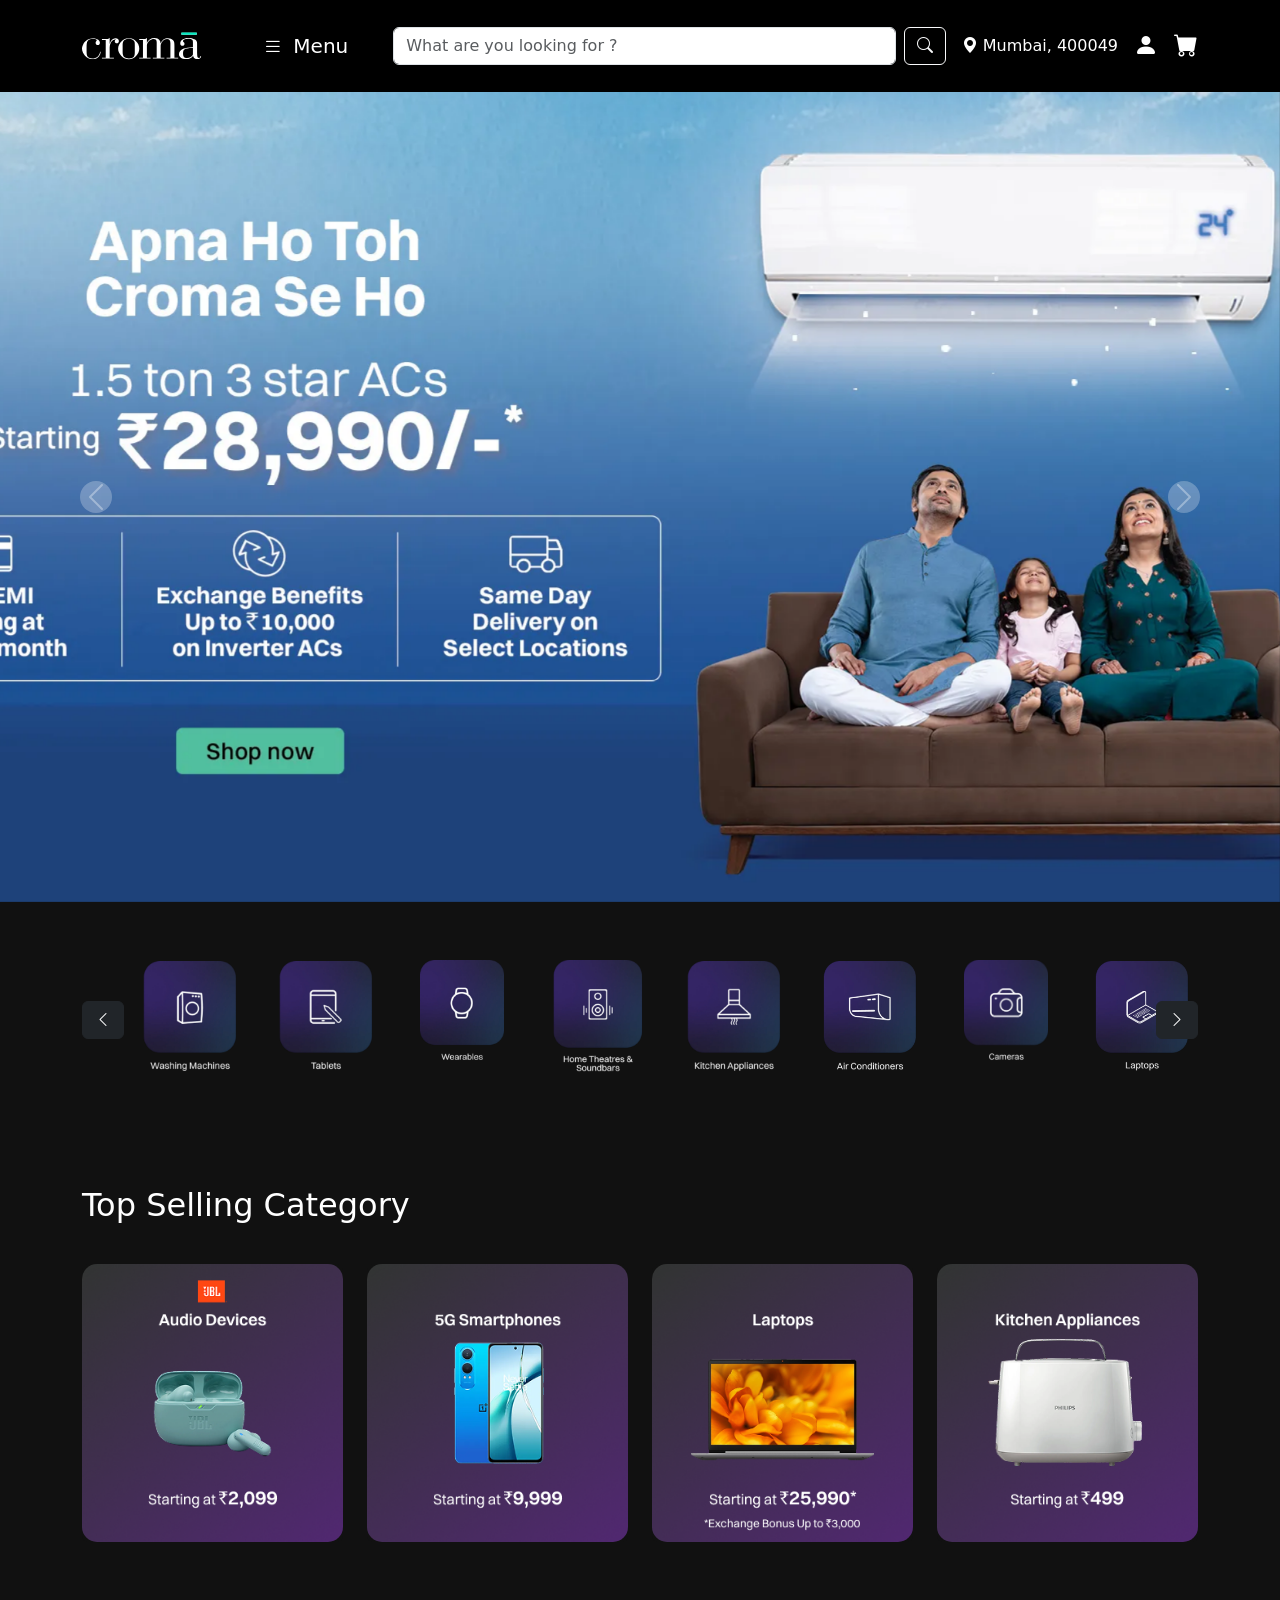
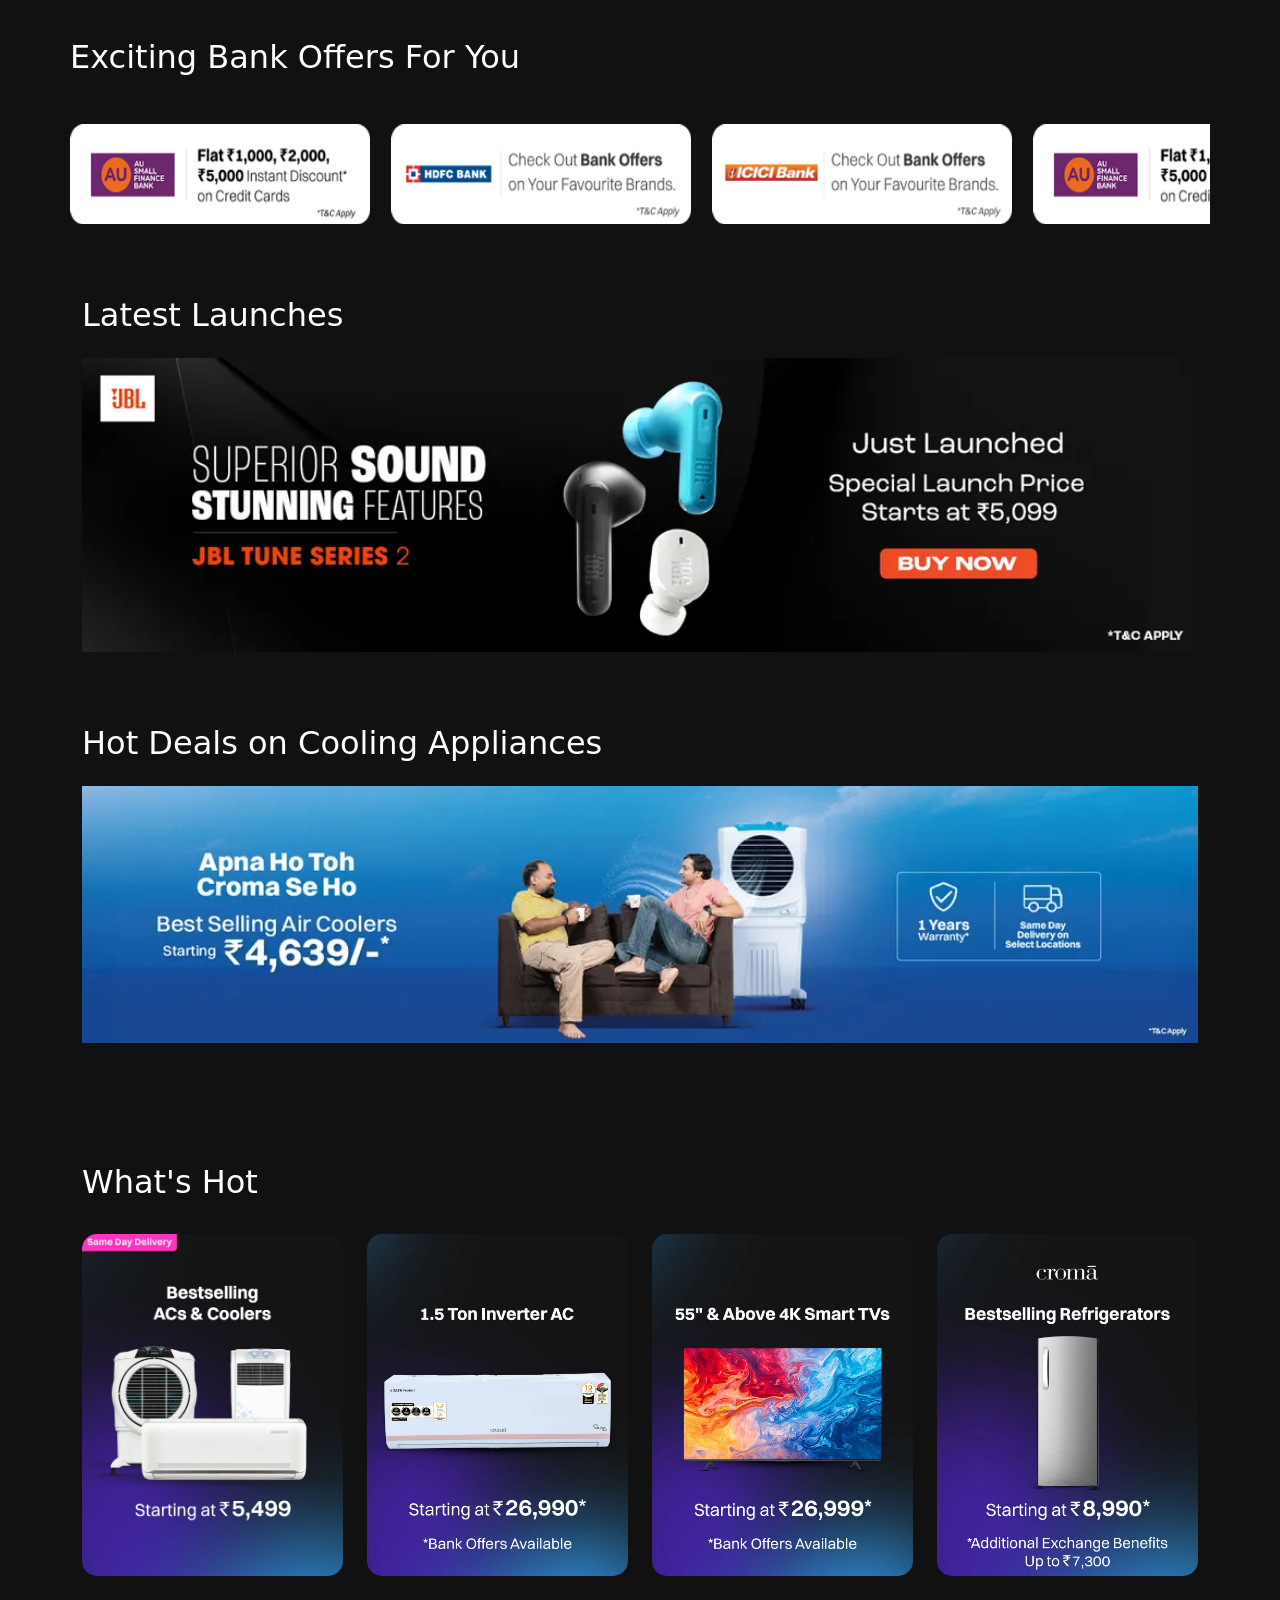
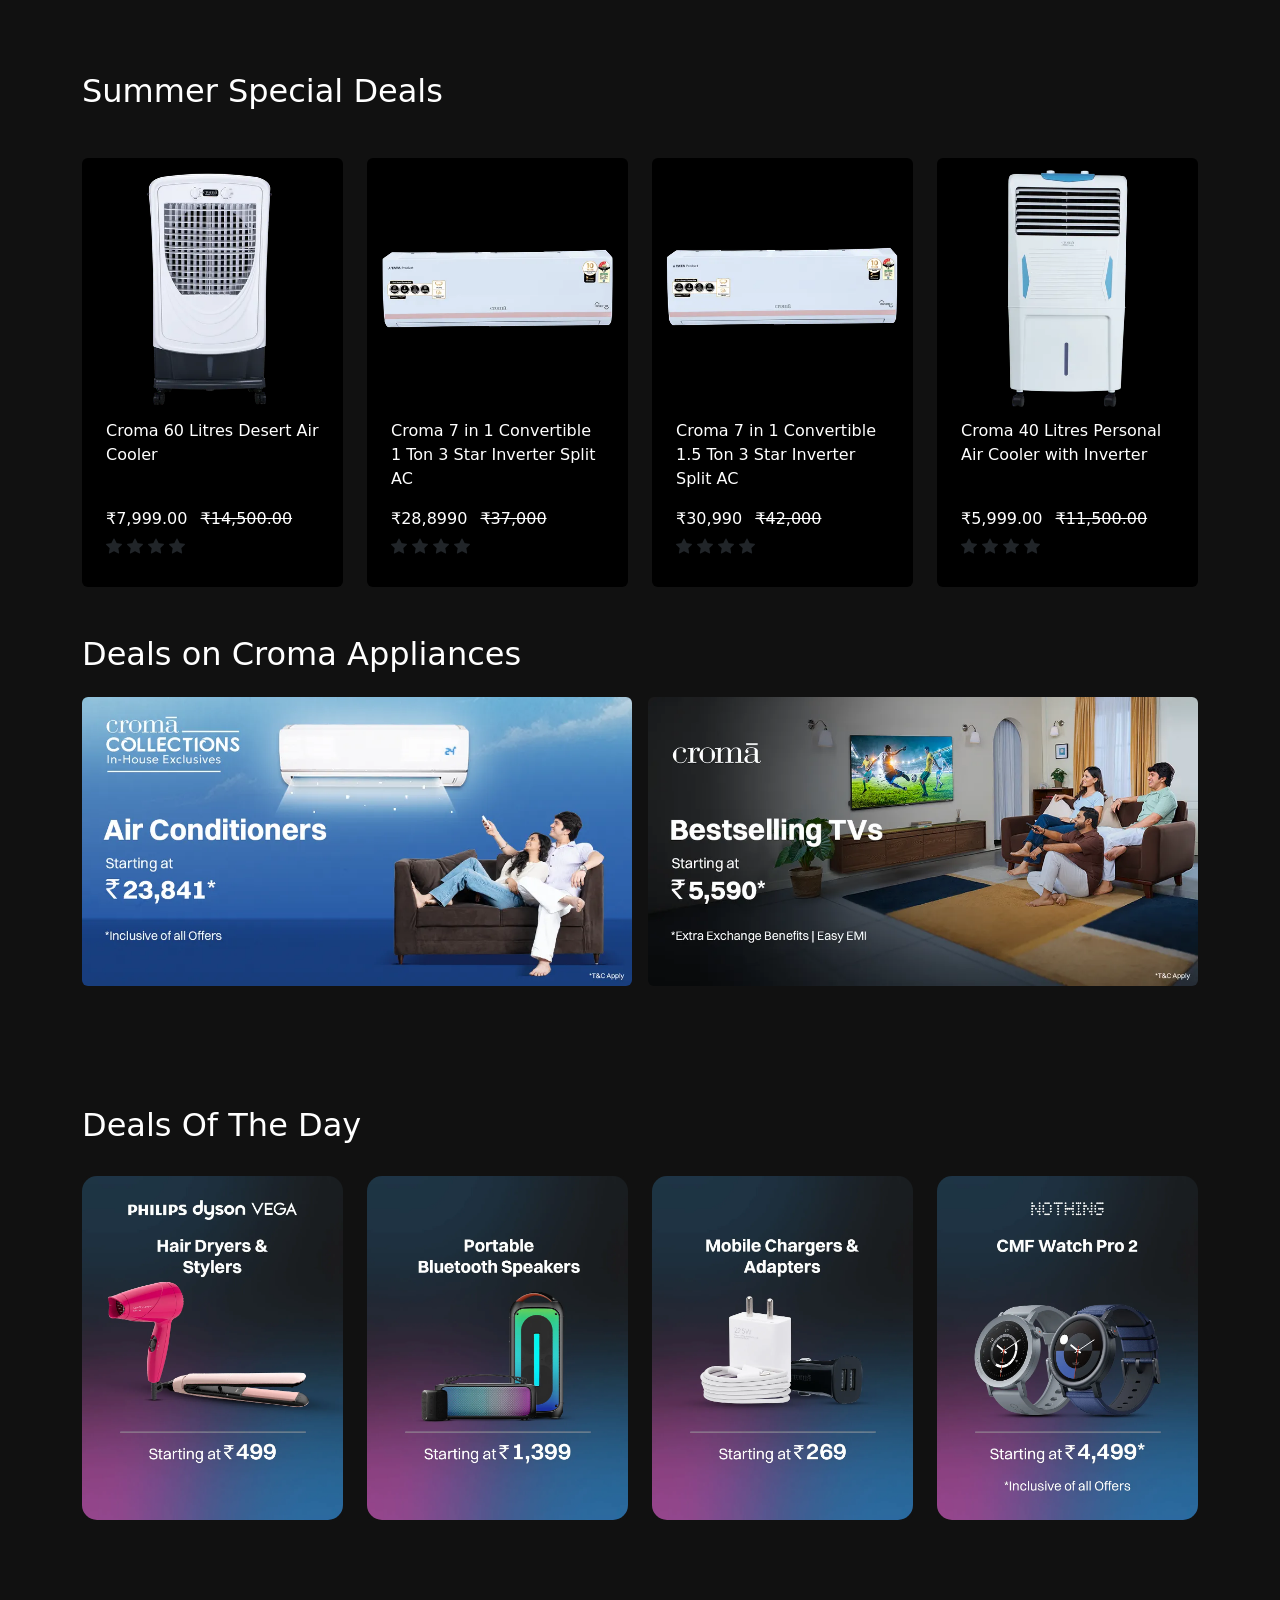
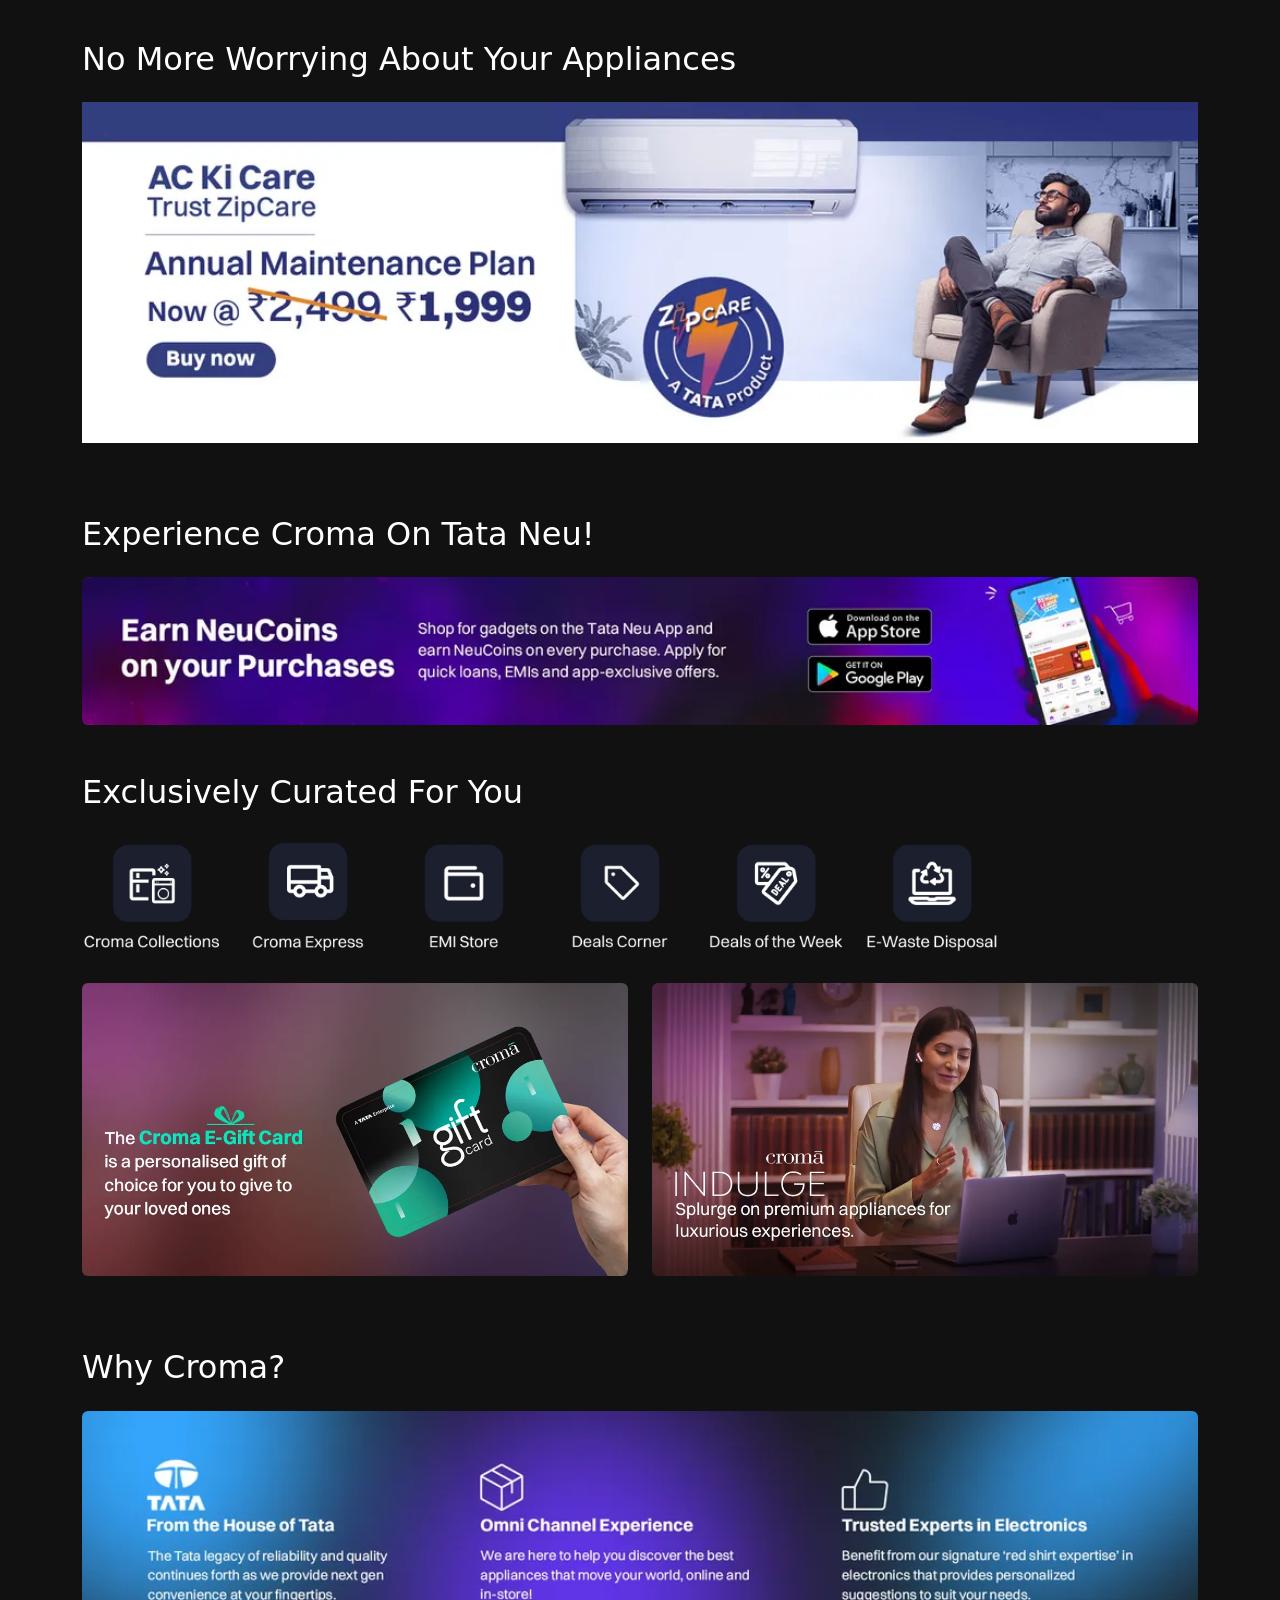
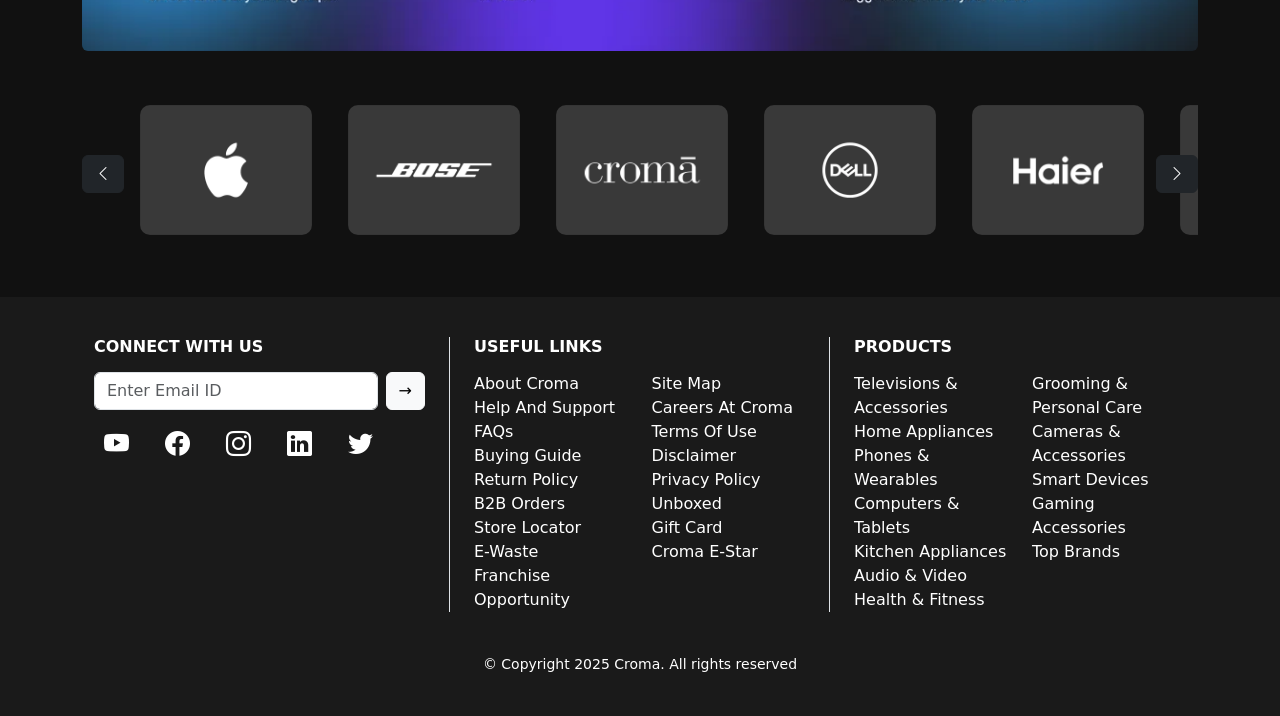
<file: index.html>
<!DOCTYPE html>
<html lang="en">
<head>
  <meta charset="UTF-8">
  <meta name="viewport" content="width=device-width, initial-scale=1">
  <title>Croma</title>
  <link rel="stylesheet" href="./css/style.css">
  <!-- Bootstrap CSS -->
  <link href="https://cdn.jsdelivr.net/npm/bootstrap@5.3.3/dist/css/bootstrap.min.css" rel="stylesheet">
  <link href="https://cdn.jsdelivr.net/npm/bootstrap-icons@1.11.3/font/bootstrap-icons.css" rel="stylesheet">
</head>
<body>

<!-- Navbar -->
<nav class="navbar navbar-expand-lg navbar-dark bg-black py-3 sticky-top">
  <div class="container">
    <a class="navbar-brand fw-bold fs-3 me-5" href="#"><img src="./img/Croma_Logo_acrkvn.svg" alt="Croma Logo"></a>

    <button class="navbar-toggler" type="button" data-bs-toggle="collapse" data-bs-target="#navbarNav">
      <span class="navbar-toggler-icon"></span>
    </button>

    <div class="collapse navbar-collapse justify-content-center" id="navbarNav">
      <div class="d-flex align-items-center w-100">
        <div class="dropdown-center">
          <button class="btn text-white me-3 fs-5" data-bs-toggle="dropdown" type="button">
            <i class="bi bi-list me-1"></i>
            Menu
          </button>
          <ul class="dropdown-menu mt-3 p-0">
            <div class="sidebar text-white">
              <div class="section-title">Menu</div>
            
              <div class="menu-item"><i class="bi bi-award"></i> Exclusive At Croma</div>
              <div class="menu-item"><i class="bi bi-stars"></i> Top Brands</div>
              <div class="menu-item"><i class="bi bi-geo-alt"></i> Croma Store Locator</div>
              <div class="menu-item"><i class="bi bi-gift"></i> Gift Card</div>
            
              <div class="section-title">Shop by Category</div>
            
              <div class="shop-category">
                <div class="menu-item">
                  Televisions & Accessories <i class="bi bi-chevron-right float-end"></i>
                  <div class="submenu">
                    <h4>Televisions & Accessories</h4>
                    <div class="submenu-item">LED TV</div>
                    <div class="submenu-item">TV Accessories</div>
                    <div class="submenu-item">Projector</div>
                  </div>
                </div>
                <div class="menu-item">
                  Home Appliances <i class="bi bi-chevron-right float-end"></i>
                  <div class="submenu">
                    <h4>Home Appliances</h4>
                    <div class="submenu-item">LED TV</div>
                    <div class="submenu-item">Washing Machine</div>
                    <div class="submenu-item">Air Conditioner</div>
                    <div class="submenu-item">Fans</div>
                    <div class="submenu-item">Geyser</div>
                    <div class="submenu-item">Vaccum Cleaner</div>
                    <div class="submenu-item">Lighting Product</div>
                    <div class="submenu-item">Electrical Equipment</div>
                  </div>
                </div>
                <div class="menu-item">
                  Phones & Wearables <i class="bi bi-chevron-right float-end"></i>
                  <div class="submenu">
                    <h4>Phones & Wearables</h4>
                    <div class="submenu-item">Mobile Phones</div>
                    <div class="submenu-item">Wearable</div>
                    <div class="submenu-item">Headphones and Earphones</div>
                    <div class="submenu-item">Mobile Accessories</div>
                    <div class="submenu-item">Screen Protectors</div>
                  </div>
                </div>
                <div class="menu-item">
                  Computer & Tablets <i class="bi bi-chevron-right float-end"></i>
                  <div class="submenu">
                    <h4>Computer & Tablets</h4>
                    <div class="submenu-item">Laptops</div>
                    <div class="submenu-item">Monitor</div>
                    <div class="submenu-item">Computer Audio</div>
                    <div class="submenu-item">Printer</div>
                    <div class="submenu-item">Storage Device</div>
                    <div class="submenu-item">Computer Software</div>
                    <div class="submenu-item">Tablet & iPad Accessories</div>
                  </div>
                </div>
                <div class="menu-item">
                  Audio & Video <i class="bi bi-chevron-right float-end"></i>
                  <div class="submenu">
                    <h4>Audio & Video</h4>
                    <div class="submenu-item">Headphones & Earphones</div>
                    <div class="submenu-item">Speaker & Media Player</div>
                    <div class="submenu-item">Home theatres & Sound Bars</div>
                    <div class="submenu-item">Home Audio System</div>
                    <div class="submenu-item">Projector</div>
                  </div>
                </div>
                <div class="menu-item">
                  Health & Fitness <i class="bi bi-chevron-right float-end"></i>
                  <div class="submenu">
                    <h4>Health & Fitness</h4>
                    <div class="submenu-item">Health Care Products</div>
                    <div class="submenu-item">Baby Care Productss</div>
                    <div class="submenu-item">Elderly Care Products</div>
                    <div class="submenu-item">Fitness Equipment</div>
                  </div>
                </div>
              </div>
            </div>
          </ul>
        </div>

        <form class="d-flex flex-grow-1 mx-3" role="search">
          <input class="form-control me-2 search-input" type="search" placeholder="What are you looking for ?" aria-label="Search">
          <button class="btn btn-outline-light" type="submit"><i class="bi bi-search"></i></button>
        </form>

        <div class="d-flex align-items-center">
          <span class="text-white me-3"><i class="bi bi-geo-alt-fill"></i> Mumbai, 400049</span>
          <i class="bi bi-person-fill text-white fs-4 me-3"></i>
          <i class="bi bi-cart-fill text-white fs-4"></i>
        </div>
      </div>
    </div>
  </div>
</nav>


<!-- Main Carousel -->
<div id="mainCarousel" class="carousel slide carousel-fade" data-bs-ride="carousel">
  <div class="carousel-inner">
    <div class="carousel-item active">
      <img src="./img/img-1.webp" class="d-block w-100" alt="Slide 1">
    </div>
    <div class="carousel-item">
      <img src="./img/img-2.webp" class="d-block w-100" alt="Slide 2">
    </div>
    <div class="carousel-item">
      <img src="./img/img-3.webp" class="d-block w-100" alt="Slide 3">
    </div>
  </div>

  <button class="carousel-control-prev" type="button" data-bs-target="#mainCarousel" data-bs-slide="prev">
    <span class="carousel-control-prev-icon" aria-hidden="true"></span>
    <span class="visually-hidden">Previous</span>
  </button>
  <button class="carousel-control-next" type="button" data-bs-target="#mainCarousel" data-bs-slide="next">
    <span class="carousel-control-next-icon" aria-hidden="true"></span>
    <span class="visually-hidden">Next</span>
  </button>
</div>

<!-- CATEGORY CAROUSEL -->
<div class="container my-5">
  <div class="position-relative">
    <!-- Left Navigation Button -->
    <button class="btn btn-dark position-absolute top-50 start-0 translate-middle-y z-1" id="prevBtn">
      <i class="bi bi-chevron-left"></i>
    </button>

    <!-- Scrollable Category Cards -->
    <div class="d-flex overflow-auto flex-nowrap gap-3 px-5" id="categoryScroll">
      <div class="category-card text-center active">
        <img src="./img/washing-machine.webp" class="category-icon mb-2" alt="Washing machine">
      </div>
      <div class="category-card text-center">
        <img src="./img/tablet.webp" class="category-icon mb-2" alt="Tablet">
      </div>
      <div class="category-card text-center">
        <img src="./img/watch.webp" class="category-icon mb-2" alt="Watch">
      </div>
      <div class="category-card text-center">
        <img src="./img/theatre.webp" class="category-icon mb-2" alt="Speaker">
      </div>
      <div class="category-card text-center">
        <img src="./img/kitchen.webp" class="category-icon mb-2" alt="Kitchen">
      </div>
      <div class="category-card text-center">
        <img src="./img/AC.webp" class="category-icon mb-2" alt="AC">
      </div>
      <div class="category-card text-center">
        <img src="./img/Camera.webp" class="category-icon mb-2" alt="Camera">
      </div>
      <div class="category-card text-center">
        <img src="./img/laptop.webp" class="category-icon mb-2" alt="laptop">
      </div>
      <div class="category-card text-center">
        <img src="./img/Cooler.webp" class="category-icon mb-2" alt="Cooler">
      </div>
      <div class="category-card text-center">
        <img src="./img/Fan.webp" class="category-icon mb-2" alt="Fan">
      </div>
      <div class="category-card text-center">
        <img src="./img/Tv.webp" class="category-icon mb-2" alt="TV">
      </div>
    </div>

    <!-- Right Navigation Button -->
    <button class="btn btn-dark position-absolute top-50 end-0 translate-middle-y z-1" id="nextBtn">
      <i class="bi bi-chevron-right"></i>
    </button>
  </div>
</div>

<!-- Selling Category -->
<div class="container py-5 mb-5">
  <h2 class="text-white mb-3">Top Selling Category</h2>
  
  <div class="row g-4 mt-3">

    <!-- Audio Devices -->
    <div class="col-md-6 col-lg-3">
      <div class="card top-selling-card">
        <img src="./img/Audio-1.png" alt="Audio Devices" class="top-selling-img">
      </div>
    </div>

    <!-- 5G Smartphones -->
    <div class="col-md-6 col-lg-3">
      <div class="card top-selling-card">
        <img src="./img/Audio-2.png" alt="5G Smartphones" class="top-selling-img">
      </div>
    </div>

    <!-- Laptops -->
    <div class="col-md-6 col-lg-3">
      <div class="card top-selling-card">
        <img src="./img/Audio-3.png" alt="Laptops" class="top-selling-img">
      </div>
    </div>

    <!-- Kitchen Appliances -->
    <div class="col-md-6 col-lg-3">
      <div class="card top-selling-card">
        <img src="./img/Audio-4.png" alt="Kitchen Appliances" class="top-selling-img">
      </div>
    </div>
  </div>
</div>

<!-- INFINITE SLIDER -->

<div class="container p-0 mb-5">
  <div class="row">
   <div class="col-md-12">
 
     <div class="marquee-container">
       <div class="marquee-text  text-white  mb-5">
         <h2>Exciting Bank Offers For You</h2>
       </div>
       <img src="./img/I-img1.webp" class="marquee-img me-3" alt="AU bank">
       <img src="./img/I-img-2.webp" class="marquee-img me-3" alt="HDFC bank">
       <img src="./img/I-img3.webp" class="marquee-img me-3" alt="ICICI bank">
       <img src="./img/I-img1.webp" class="marquee-img me-3" alt="AU bank">
     </div>
   </div>
  </div>
 </div>

 <!-- LAUNCH -->
 <div class="container justify-content-center mb-5">
  <div class="row">
    <div class="col-lg-12">
      <h2 class="text-white mt-4">
        Latest Launches
      </h2>
    </div>
    <div class="col-md-12 mt-3">
      <img src="./img/launch.webp" alt="" class="img-fluid mx-auto d-block w-100" srcset="">
    </div>
  </div>
</div>

<!-- DEAL -->
<div class="container justify-content-center mb-5">
  <div class="row">
    <div class="col-lg-12">
      <h2 class="text-white mt-4">
        Hot Deals on Cooling Appliances
      </h2>
    </div>
    <div class="col-md-12 mt-3">
      <img src="./img/Deal.webp" alt="" class="img-fluid mx-auto d-block w-100" srcset="">
    </div>
  </div>
</div>

<!-- WHAT HOT -->
<div class="container py-5 mb-5">
  <h2 class="text-white mt-4 mb-2">What's Hot</h2>
  
  <div class="row g-4 mt-2">
    
    <div class="col-md-6 col-lg-3">
      <div class="card top-selling-card">
        <img src="./img/Hot-img1.jpg" alt="AC & Cooler" class="top-selling-img">
      </div>
    </div>

   
    <div class="col-md-6 col-lg-3">
      <div class="card top-selling-card">
        <img src="./img/hot-img2.webp" alt="AC" class="top-selling-img">
      </div>
    </div>

    
    <div class="col-md-6 col-lg-3">
      <div class="card top-selling-card">
        <img src="./img/hot-img3.webp" alt="TV" class="top-selling-img">
      </div>
    </div>

    <div class="col-md-6 col-lg-3">
      <div class="card top-selling-card">
        <img src="./img/hot-img-4.webp" alt="Refrigerator" class="top-selling-img">
      </div>
    </div>
  </div>
</div>

<!-- SUMMER SPECIAL DEAL -->
<div class="container mb-5">
  <h2 class="text-white mb-5">Summer Special Deals</h2>
  <div class="row g-4">
    <div class="col-md-3">
      <div class="card custom-card bg-black p-2 h-100">
        <img
          src="./img/summer-img1.webp"
          class="card-img-top"
          alt="Cooler"
        />
        <div class="card-body d-flex flex-column justify-content-between px-3 py-0 mt-2">
          <p class="card-text text-white">
            Croma 60 Litres Desert Air Cooler
          </p>
          <div>
            <span class="me-2 text-white">₹7,999.00</span>
            <span class="text-white text-decoration-line-through">₹14,500.00</span>
          </div>
        </div>
        <div class="rating mb-3 px-3 py-1">
          <i class="bi bi-star-fill"></i>
          <i class="bi bi-star-fill"></i>
          <i class="bi bi-star-fill"></i>
          <i class="bi bi-star-fill"></i>
        </div>
      </div>
    </div>

    <!-- card-2 -->
    <div class="col-md-3">
      <div class="card custom-card bg-black p-2 h-100">
        <img
          src="./img/summer-img2.webp"
          class="card-img-top"
          alt=""
        />
        <div class="card-body d-flex flex-column justify-content-between px-3 py-0 mt-2">
          <p class="card-text text-white">
            Croma 7 in 1 Convertible 1 Ton 3 Star Inverter Split AC
          </p>
          <div>
            <span class="me-2 text-white">₹28,8990</span>
            <span class="text-white text-decoration-line-through">₹37,000</span>
          </div>
        </div>
        <div class="rating mb-3 px-3 py-1">
          <i class="bi bi-star-fill"></i>
          <i class="bi bi-star-fill"></i>
          <i class="bi bi-star-fill"></i>
          <i class="bi bi-star-fill"></i>
        </div>
      </div>
    </div>

    <!-- card-3 -->
    <div class="col-md-3">
      <div class="card custom-card bg-black p-2 h-100">
        <img
          src="./img/summer-img3.webp"
          class="card-img-top"
          alt="AC"
        />
        <div class="card-body d-flex flex-column justify-content-between px-3 py-0 mt-2">
          <p class="card-text text-white">
            Croma 7 in 1 Convertible 1.5 Ton 3 Star Inverter Split AC
          </p>
          <div>
            <span class="me-2 text-white">₹30,990</span>
            <span class="text-white text-decoration-line-through">₹42,000</span>
          </div>
        </div>
        <div class="rating mb-3 px-3 py-1">
          <i class="bi bi-star-fill"></i>
          <i class="bi bi-star-fill"></i>
          <i class="bi bi-star-fill"></i>
          <i class="bi bi-star-fill"></i>
        </div>
      </div>
    </div>

    <!-- card-4 -->
    <div class="col-md-3">
      <div class="card custom-card bg-black p-2 h-100">
        <img
          src="./img/summer-img4.webp"
          class="card-img-top"
          alt="Cooler"
        />
        <div class="card-body d-flex flex-column justify-content-between px-3 py-0 mt-2">
          <p class="card-text text-white">
            Croma 40 Litres Personal Air Cooler with Inverter
          </p>
          <div>
            <span class="me-2 text-white">₹5,999.00</span>
            <span class="text-white text-decoration-line-through">₹11,500.00</span>
          </div>
        </div>
        <div class="rating mb-3 px-3 py-1">
          <i class="bi bi-star-fill"></i>
          <i class="bi bi-star-fill"></i>
          <i class="bi bi-star-fill"></i>
          <i class="bi bi-star-fill"></i>
        </div>
      </div>
    </div>
  </div>
</div>

<!-- DEAL ON CROMA APPLIANCE -->
 <div class="container mb-5">
  <h2 class="text-white mt-4 mb-2">Deals on Croma Appliances</h2>
  <div class="row g-3 mt-2">
    <div class="col-md-6">
      <div class="card">
        <img src="./img/deal-croma-img1.webp" alt="">
      </div>
    </div>
    <div class="col-md-6">
      <div class="card">
        <img src="./img/deal-croma-img2.webp" alt="">
      </div>
    </div>
  </div>
 </div>

 <!-- DEALS OF THE DAY -->
 <div class="container py-5 mb-5">
  <h2 class="text-white mt-4 mb-2">Deals Of The Day</h2>
  
  <div class="row g-4 mt-2">
    
    <div class="col-md-6 col-lg-3">
      <div class="card top-selling-card">
        <img src="./img/deal-of-day-1.webp" alt="dryer" class="top-selling-img">
      </div>
    </div>

   
    <div class="col-md-6 col-lg-3">
      <div class="card top-selling-card">
        <img src="./img/deal-of-day-2.webp" alt="speaker" class="top-selling-img">
      </div>
    </div>

    
    <div class="col-md-6 col-lg-3">
      <div class="card top-selling-card">
        <img src="./img/deal-of-day-3.webp" alt="adapter" class="top-selling-img">
      </div>
    </div>

    <div class="col-md-6 col-lg-3">
      <div class="card top-selling-card">
        <img src="./img/deal-of-day-4.webp" alt="watch" class="top-selling-img">
      </div>
    </div>
  </div>
</div>

<!-- WORRY -->
<div class="container justify-content-center mb-5">
  <div class="row">
    <div class="col-lg-12">
      <h2 class="text-white mt-4">
        No More Worrying About Your Appliances
      </h2>
    </div>
    <div class="col-md-12 mt-3">
      <img src="./img/worry-banner.webp" alt="Worry-banner" class="img-fluid mx-auto d-block w-100" srcset="">
    </div>
  </div>
</div>

<!-- TATA NEU -->
<div class="container justify-content-center mb-5">
  <div class="row">
    <div class="col-lg-12">
      <h2 class="text-white mt-4">
        Experience Croma On Tata Neu!
      </h2>
    </div>
    <div class="col-md-12 mt-3">
      <img src="./img/tata-neu.webp" alt="" class="img-fluid mx-auto d-block w-100 rounded" srcset="">
    </div>
  </div>
</div>

<!-- EXCLUSIVE -->
 <div class="container mb-5">
  <h2 class="text-white">Exclusively Curated For You</h2>
  <div class="col-md-12">
    <div class="d-flex gap-3 mt-3 mb-3">
      <div class="exl-box">
        <img src="./img/exl-img-1.webp" alt="">
      </div>
      <div class="exl-box">
        <img src="./img/exl-img-2.webp" alt="">
      </div>
      <div class="exl-box">
        <img src="./img/exl-img-3.webp" alt="">
      </div>
      <div class="exl-box">
        <img src="./img/exl-img-4.webp" alt="">
      </div>
      <div class="exl-box">
        <img src="./img/exl-img-5.webp" alt="">
      </div>
      <div class="exl-box">
        <img src="./img/exl-img-6.webp" alt="">
      </div>
    </div>
  </div>
  <div class="col-md-12">
    <div class="row">
      <div class="col-md-6">
        <div class="exl-banner">
          <img src="./img/exl-banner-1.webp" alt="exl-banner-1" class="d-block w-100 rounded">
        </div>
      </div>
      <div class="col-md-6">
        <div class="exl-banner">
          <img src="./img/exl-banner-2.webp" alt="exl-banner-2" class="d-block w-100 rounded">
        </div>
      </div>
    </div>
  </div>
 </div>

<!-- WHY CROMA -->
<div class="container justify-content-center mb-5">
  <div class="row">
    <div class="col-lg-12">
      <h2 class="text-white mt-4">
        Why Croma?
      </h2>
    </div>
    <div class="col-md-12 mt-3">
      <img src="./img/why-croma.webp" alt="" class="img-fluid mx-auto d-block w-100 rounded" srcset="">
    </div>
  </div>
</div>

<!-- BRAND CAROUSEL -->
<div class="container my-5">
  <div class="position-relative">
    <!-- Left Navigation Button -->
    <button class="btn btn-dark position-absolute top-50 start-0 translate-middle-y z-1" id="prevButton">
      <i class="bi bi-chevron-left"></i>
    </button>

    <!-- Scrollable Category Cards -->
    <div class="d-flex overflow-auto flex-nowrap gap-3 px-5" id="companyScroll">
      <div class="brand-card text-center active">
        <img src="./img/logo-1.webp" class="brand-icon mb-2">
      </div>
      <div class="brand-card text-center">
        <img src="./img/logo-2.webp" class="brand-icon mb-2">
      </div>
      <div class="brand-card text-center">
        <img src="./img/logo-3.webp" class="brand-icon mb-2" >
      </div>
      <div class="brand-card text-center">
        <img src="./img/logo-4.webp" class="brand-icon mb-2" >
      </div>
      <div class="brand-card text-center">
        <img src="./img/logo-5.webp" class="brand-icon mb-2" >
      </div>
      <div class="brand-card text-center">
        <img src="./img/logo-6.webp" class="brand-icon mb-2">
      </div>
      <div class="brand-card text-center">
        <img src="./img/logo-7.webp" class="brand-icon mb-2" >
      </div>
      <div class="brand-card text-center">
        <img src="./img/logo-8.webp" class="brand-icon mb-2" >
      </div>
      <div class="brand-card text-center">
        <img src="./img/logo-9.webp" class=brand-icon mb-2" >
      </div>
      <div class="brand-card text-center">
        <img src="./img/logo-10.webp" class="brand-icon mb-2" >
      </div>
      <div class="brand-card text-center">
        <img src="./img/logo-11.webp" class="brand-icon mb-2" >
      </div>
    </div>

    <!-- Right Navigation Button -->
    <button class="btn btn-dark position-absolute top-50 end-0 translate-middle-y z-1" id="nextButton">
      <i class="bi bi-chevron-right"></i>
    </button>
  </div>
</div>


<!-- FOOTER -->
<footer class="footer text-white">
  <div class="container">
    <div class="row mb-4">
      <div class="col-md-4 border-end px-4">
        <h6>CONNECT WITH US</h6>
        <form class="d-flex mb-3">
          <input type="email" class="form-control me-2" placeholder="Enter Email ID">
          <button class="btn btn-light" type="submit">→</button>
        </form>
        <div class="social-icons d-flex gap-3">
          <a href="#"><i class="bi bi-youtube"></i></a>
          <a href="#"><i class="bi bi-facebook"></i></a>
          <a href="#"><i class="bi bi-instagram"></i></a>
          <a href="#"><i class="bi bi-linkedin"></i></a>
          <a href="#"><i class="bi bi-twitter"></i></a>
        </div>
      </div>
      <div class="col-md-4 border-end px-4">
        <h6>USEFUL LINKS</h6>
        <div class="row">
          <div class="col-6">
            <a href="#">About Croma</a><br>
            <a href="#">Help And Support</a><br>
            <a href="#">FAQs</a><br>
            <a href="#">Buying Guide</a><br>
            <a href="#">Return Policy</a><br>
            <a href="#">B2B Orders</a><br>
            <a href="#">Store Locator</a><br>
            <a href="#">E-Waste</a><br>
            <a href="#">Franchise Opportunity</a><br>
          </div>
          <div class="col-6">
            <a href="#">Site Map</a><br>
            <a href="#">Careers At Croma</a><br>
            <a href="#">Terms Of Use</a><br>
            <a href="#">Disclaimer</a><br>
            <a href="#">Privacy Policy</a><br>
            <a href="#">Unboxed</a><br>
            <a href="#">Gift Card</a><br>
            <a href="#">Croma E-Star</a><br>
          </div>
        </div>
      </div>
      <div class="col-md-4 px-4">
        <h6>PRODUCTS</h6>
        <div class="row">
          <div class="col-6">
            <a href="#">Televisions & Accessories</a><br>
            <a href="#">Home Appliances</a><br>
            <a href="#">Phones & Wearables</a><br>
            <a href="#">Computers & Tablets</a><br>
            <a href="#">Kitchen Appliances</a><br>
            <a href="#">Audio & Video</a><br>
            <a href="#">Health & Fitness</a><br>
          </div>
          <div class="col-6">
            <a href="#">Grooming & Personal Care</a><br>
            <a href="#">Cameras & Accessories</a><br>
            <a href="#">Smart Devices</a><br>
            <a href="#">Gaming</a><br>
            <a href="#">Accessories</a><br>
            <a href="#">Top Brands</a><br>
          </div>
        </div>
      </div>
    </div>
    <div class="text-center pt-3">
      <small>© Copyright 2025 Croma. All rights reserved</small>
    </div>
  </div>
</footer>


<!-- Bootstrap JS -->
<script src="https://cdn.jsdelivr.net/npm/bootstrap@5.3.3/dist/js/bootstrap.bundle.min.js"></script>
<script src="./js/script.js"></script>
</body>
</html>
</file>
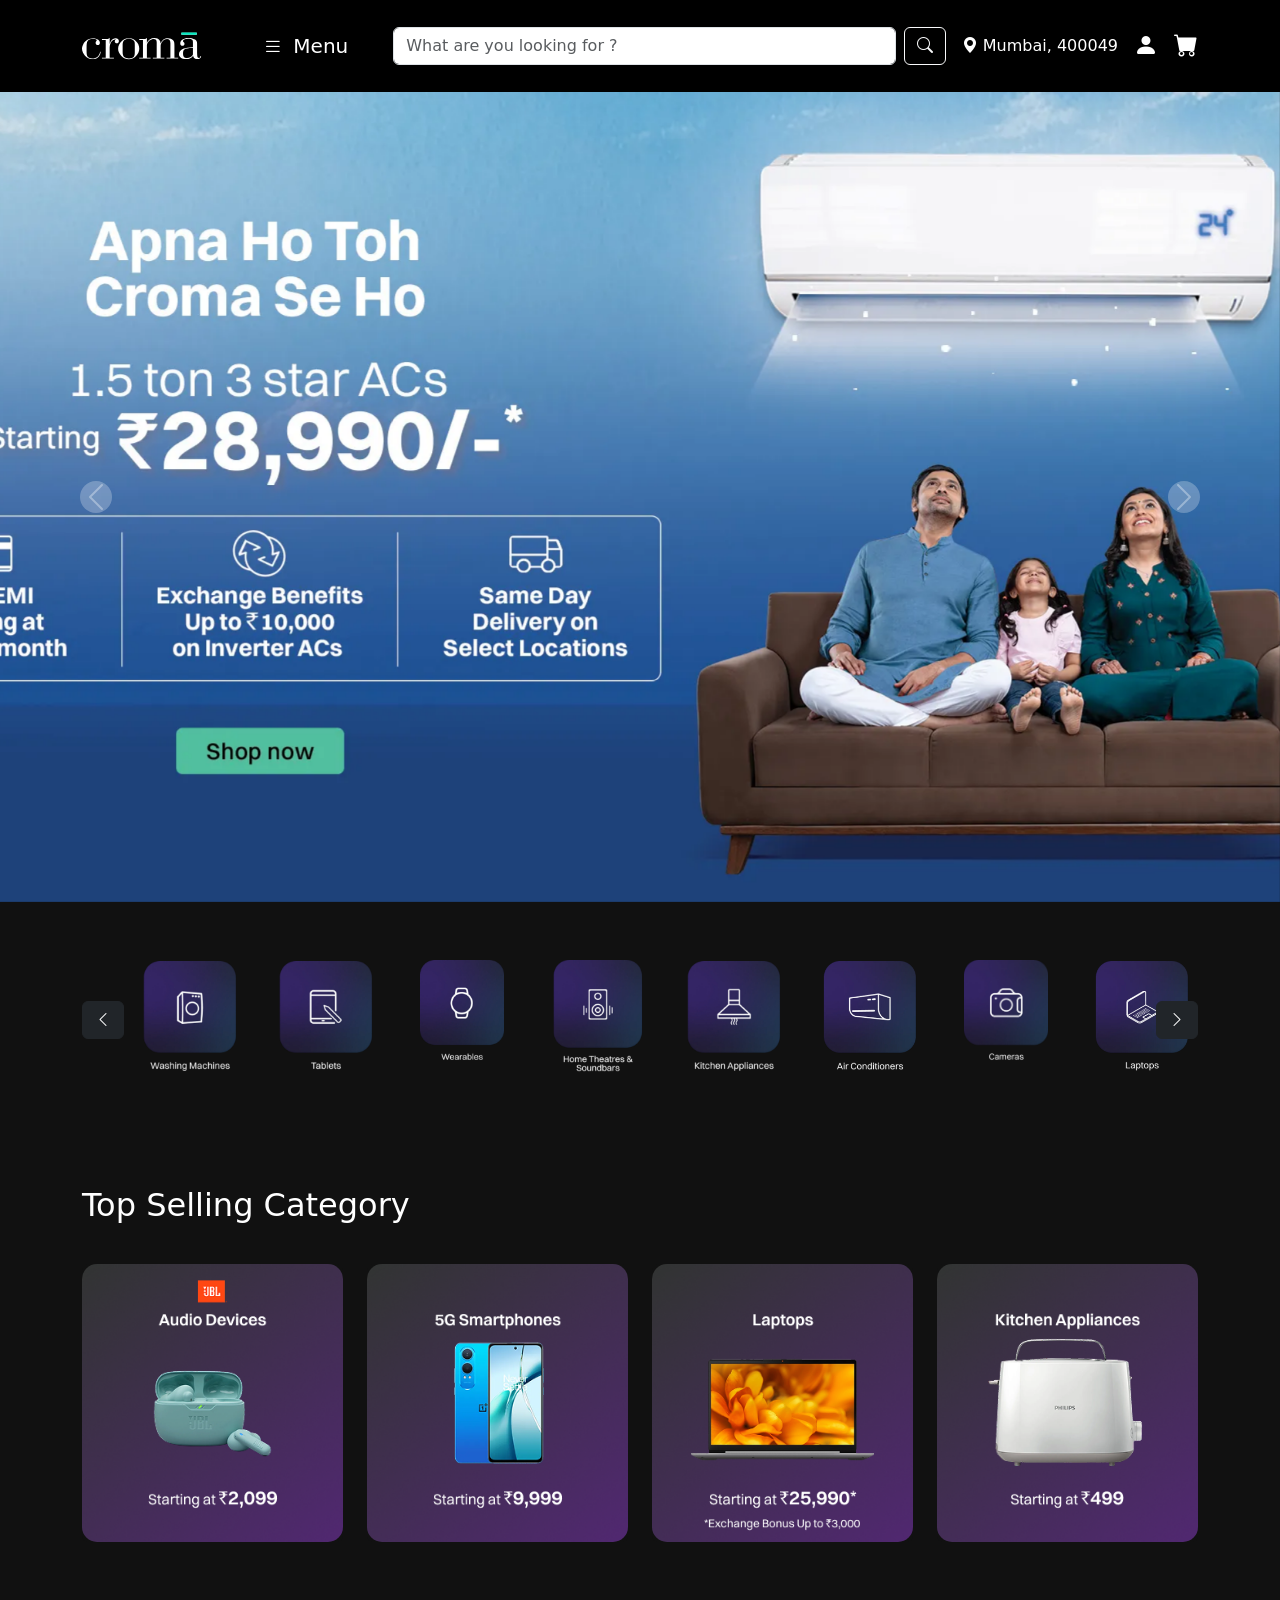
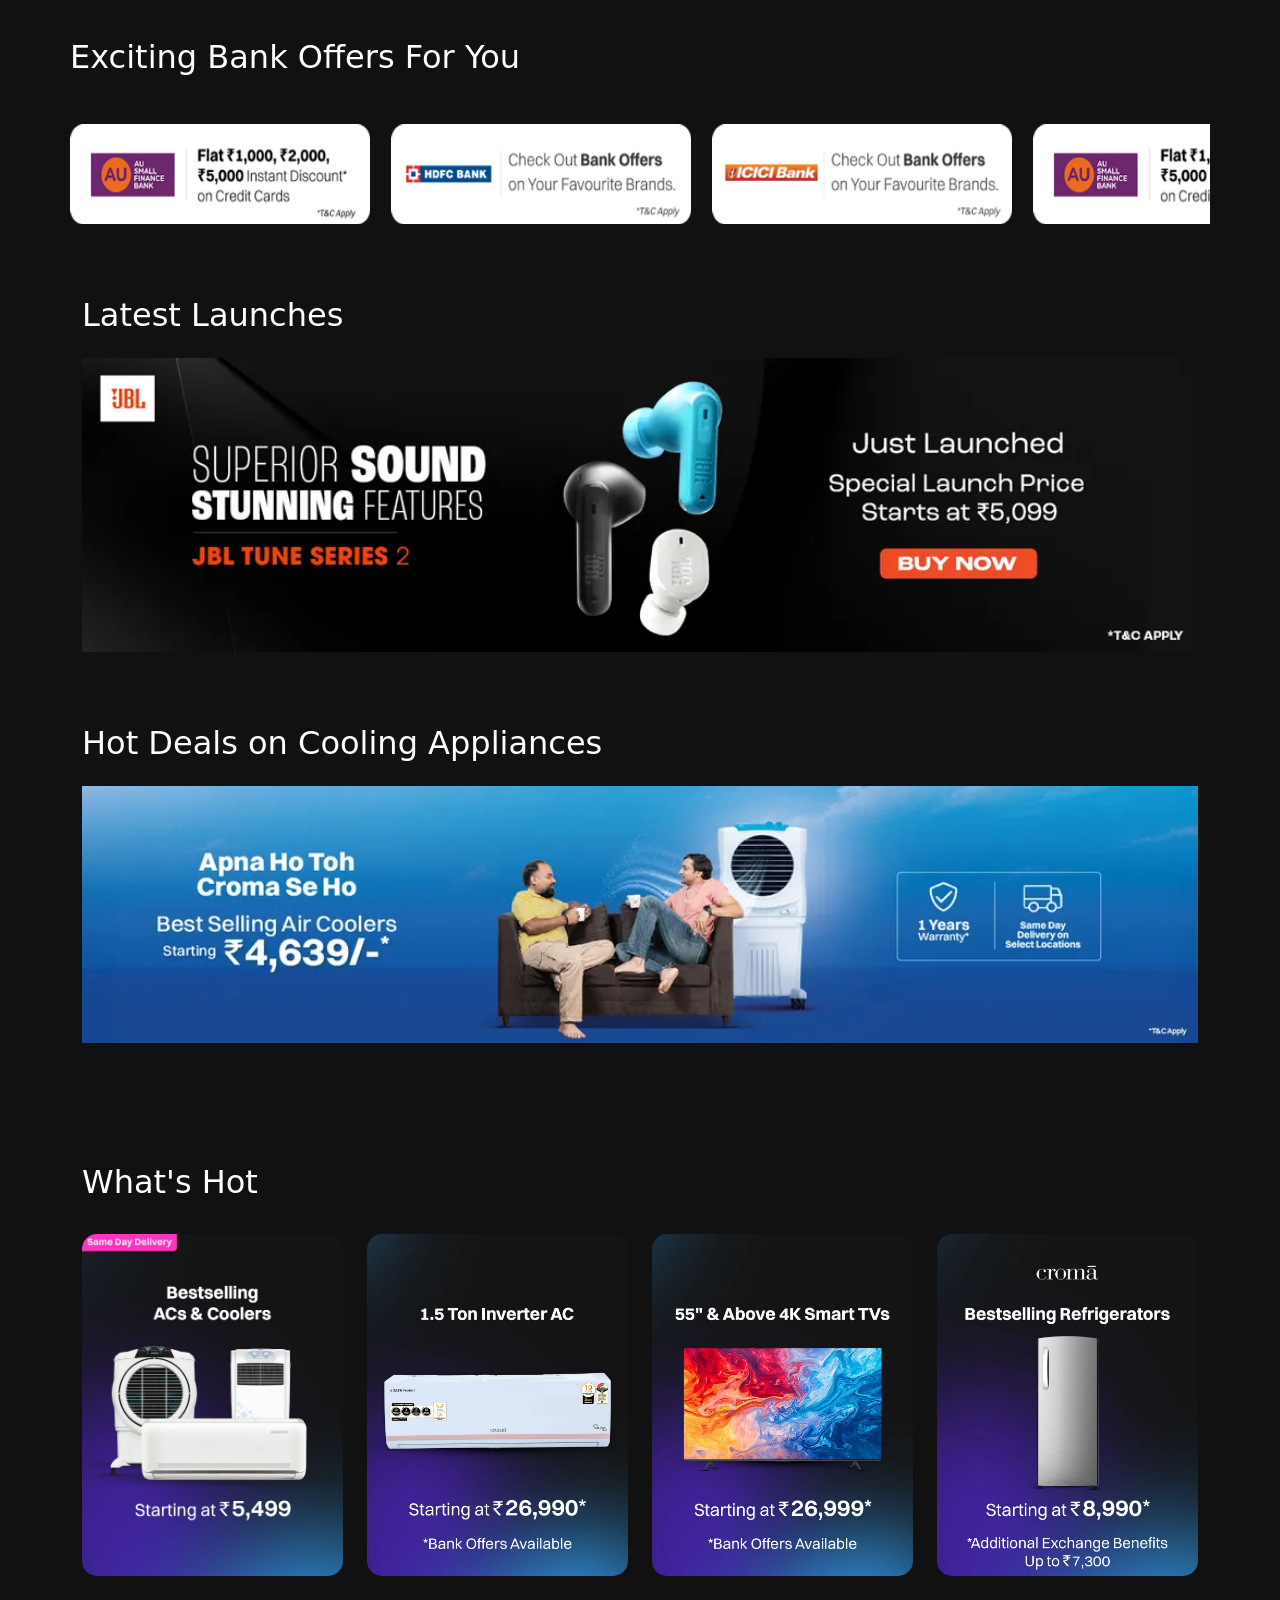
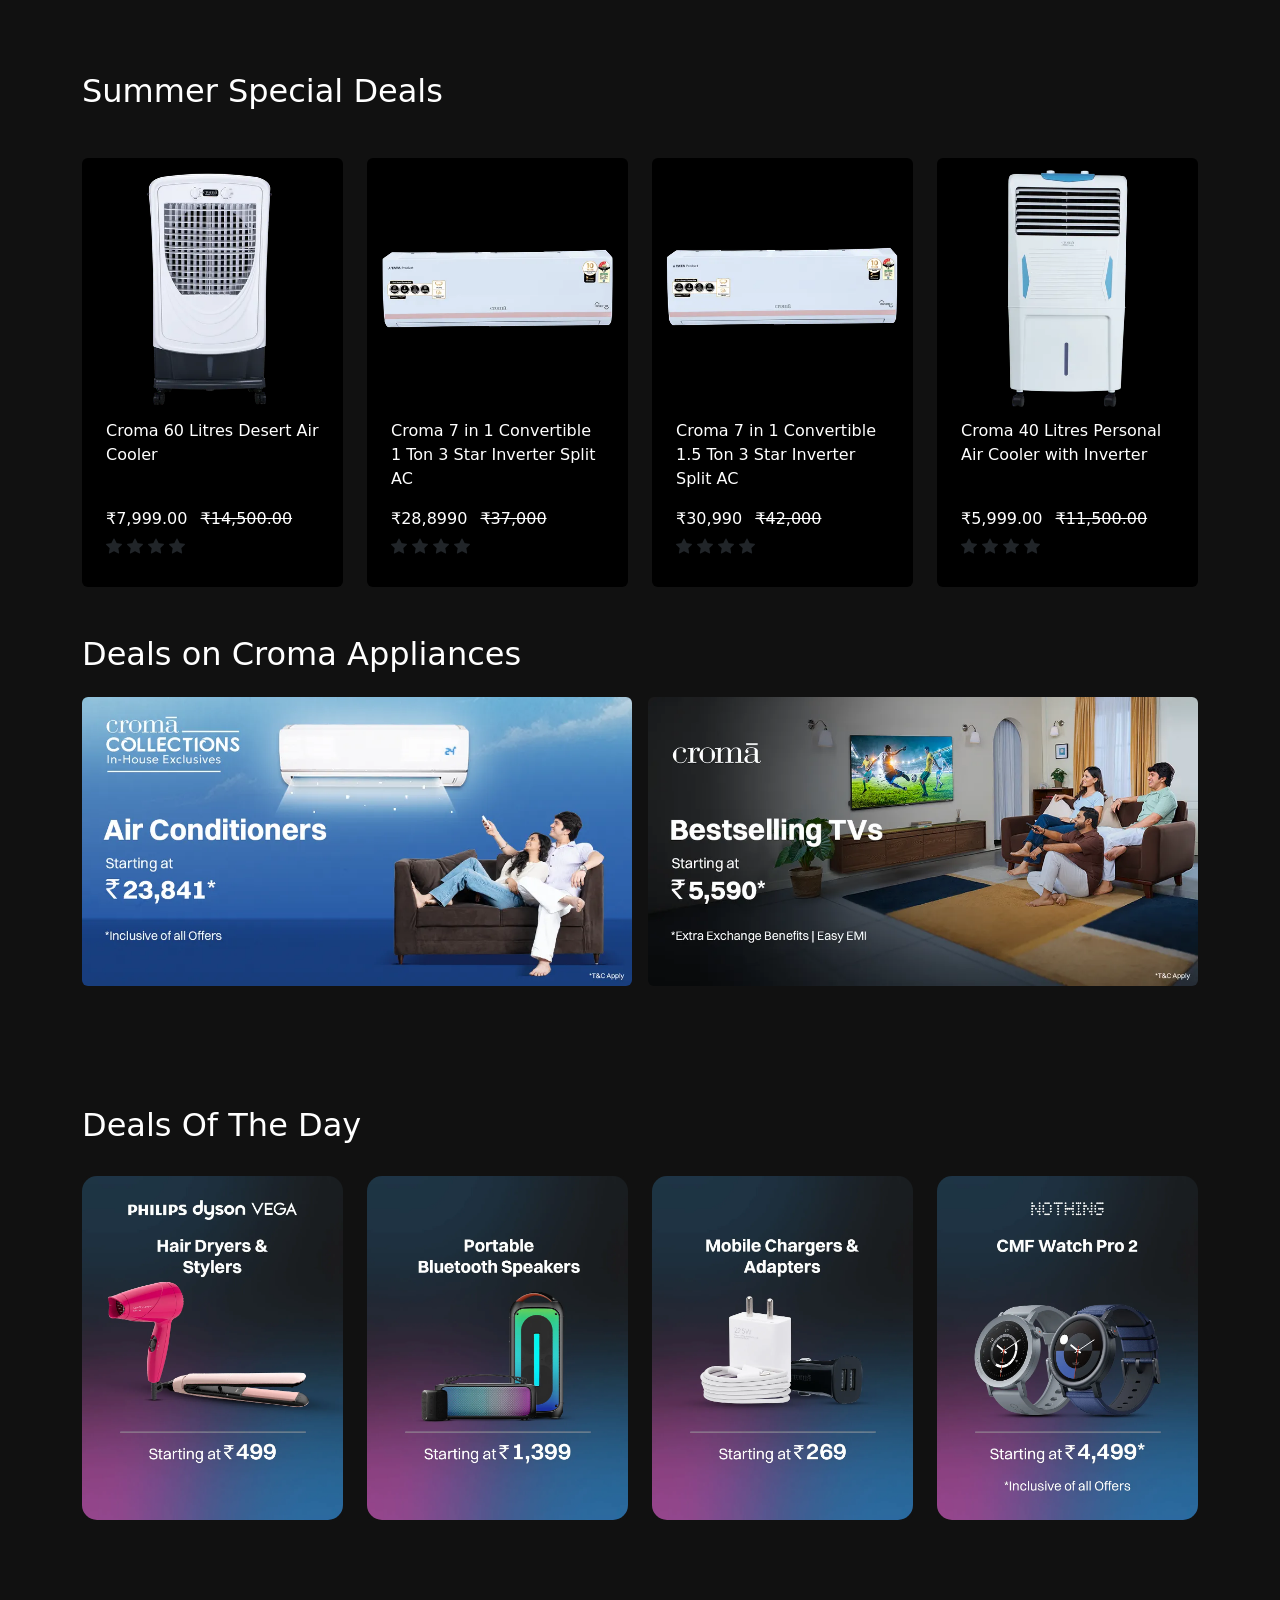
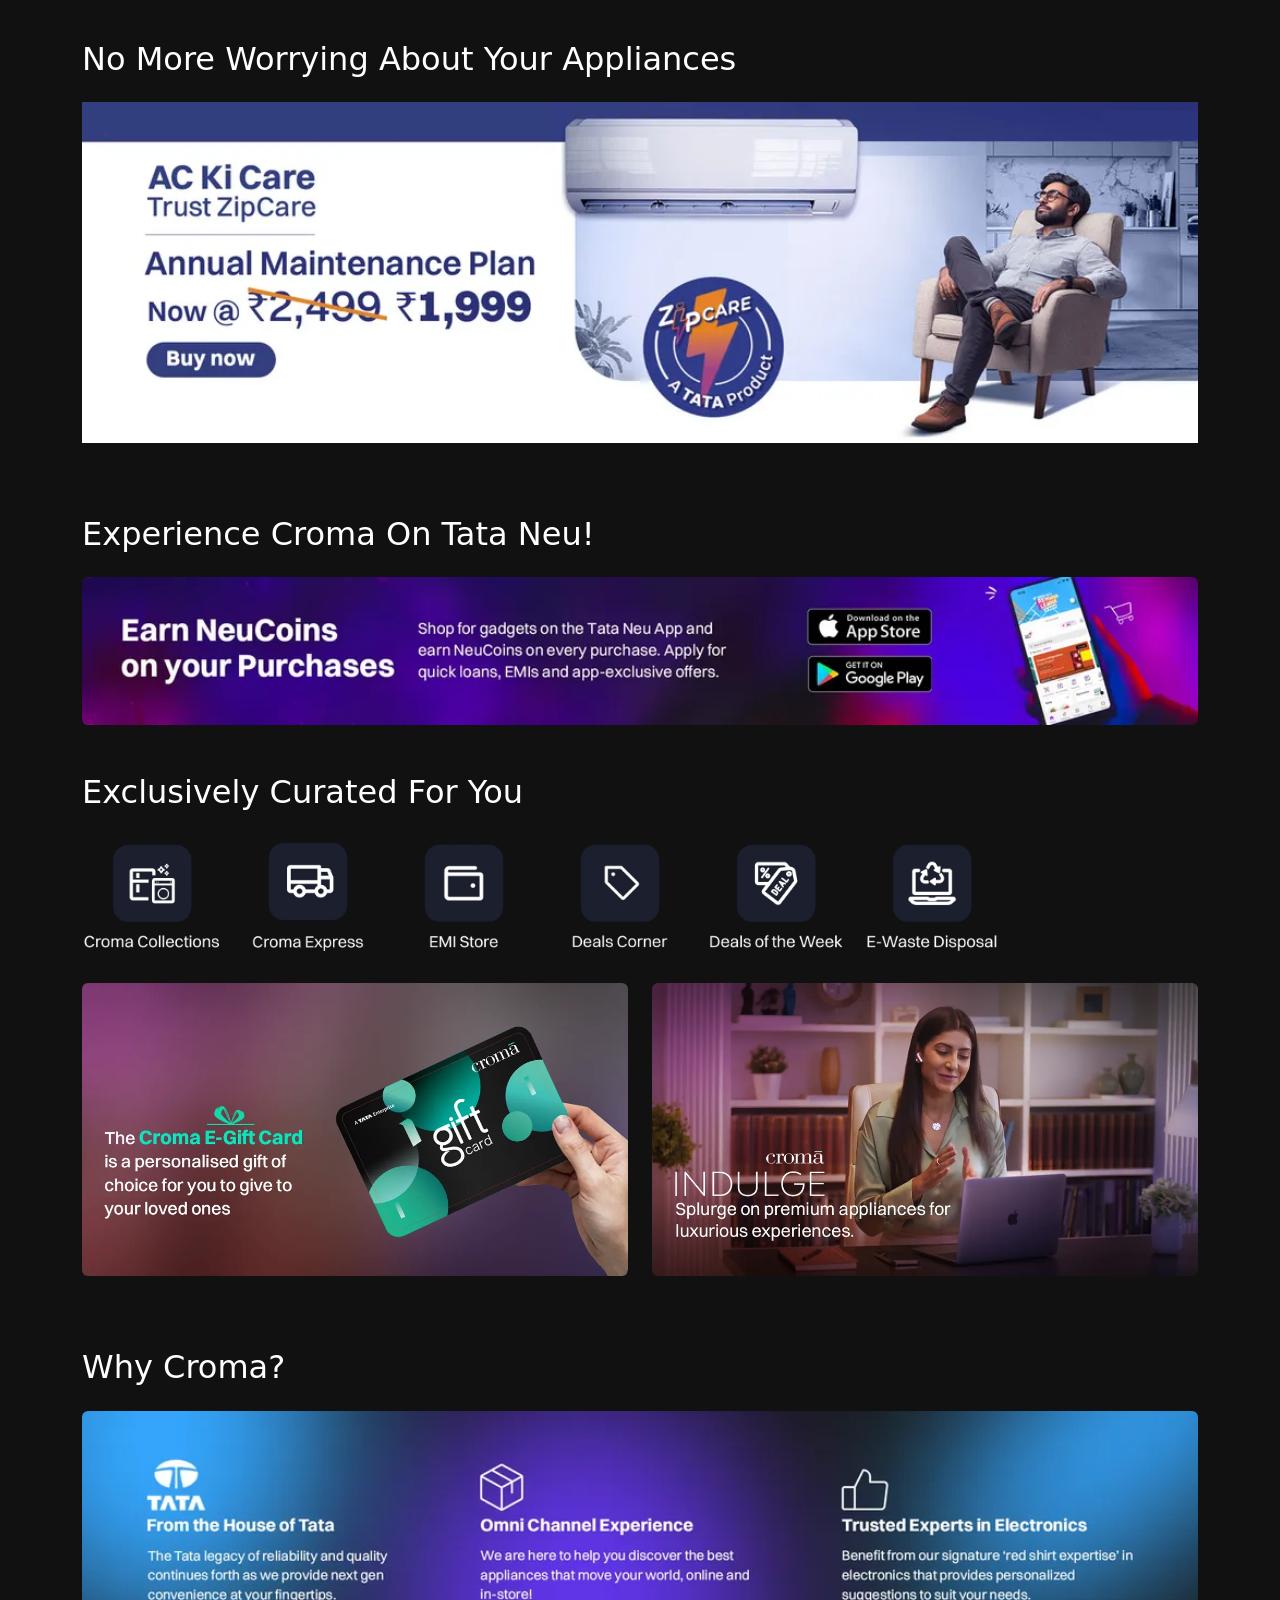
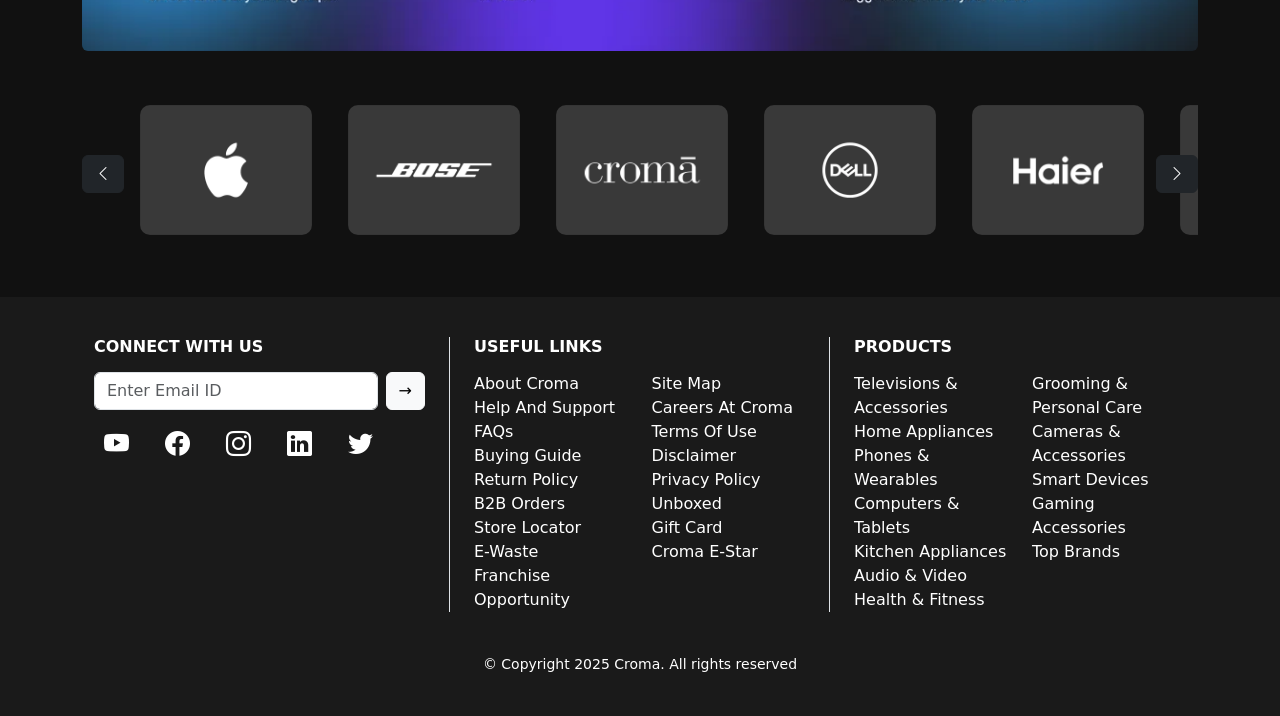
<file: croma/index.html>
<!DOCTYPE html>
<html lang="en">
<head>
  <meta charset="UTF-8">
  <meta name="viewport" content="width=device-width, initial-scale=1">
  <title>Croma</title>
  <link rel="stylesheet" href="./css/style.css">
  <!-- Bootstrap CSS -->
  <link href="https://cdn.jsdelivr.net/npm/bootstrap@5.3.3/dist/css/bootstrap.min.css" rel="stylesheet">
  <link href="https://cdn.jsdelivr.net/npm/bootstrap-icons@1.11.3/font/bootstrap-icons.css" rel="stylesheet">
</head>

<body>

<!-- Navbar -->
<nav class="navbar navbar-expand-lg navbar-dark bg-black py-3 sticky-top">
  <div class="container">
    <a class="navbar-brand fw-bold fs-3 me-5" href="#"><img src="./img/Croma_Logo_acrkvn.svg" alt="Croma Logo"></a>

    <button class="navbar-toggler" type="button" data-bs-toggle="collapse" data-bs-target="#navbarNav">
      <span class="navbar-toggler-icon"></span>
    </button>

    <div class="collapse navbar-collapse justify-content-center" id="navbarNav">
      <div class="d-flex align-items-center w-100">
        <div class="dropdown-center">
          <button class="btn text-white me-3 fs-5" data-bs-toggle="dropdown" type="button">
            <i class="bi bi-list me-1"></i>
            Menu
          </button>
          <ul class="dropdown-menu mt-3 p-0">
            <div class="sidebar text-white">
              <div class="section-title">Menu</div>
            
              <div class="menu-item"><i class="bi bi-award"></i> Exclusive At Croma</div>
              <div class="menu-item"><i class="bi bi-stars"></i> Top Brands</div>
              <div class="menu-item"><i class="bi bi-geo-alt"></i> Croma Store Locator</div>
              <div class="menu-item"><i class="bi bi-gift"></i> Gift Card</div>
            
              <div class="section-title">Shop by Category</div>
            
              <div class="shop-category">
                <div class="menu-item">
                  Televisions & Accessories <i class="bi bi-chevron-right float-end"></i>
                  <div class="submenu">
                    <h4>Televisions & Accessories</h4>
                    <div class="submenu-item">LED TV</div>
                    <div class="submenu-item">TV Accessories</div>
                    <div class="submenu-item">Projector</div>
                  </div>
                </div>
                <div class="menu-item">
                  Home Appliances <i class="bi bi-chevron-right float-end"></i>
                  <div class="submenu">
                    <h4>Home Appliances</h4>
                    <div class="submenu-item">LED TV</div>
                    <div class="submenu-item">Washing Machine</div>
                    <div class="submenu-item">Air Conditioner</div>
                    <div class="submenu-item">Fans</div>
                    <div class="submenu-item">Geyser</div>
                    <div class="submenu-item">Vaccum Cleaner</div>
                    <div class="submenu-item">Lighting Product</div>
                    <div class="submenu-item">Electrical Equipment</div>
                  </div>
                </div>
                <div class="menu-item">
                  Phones & Wearables <i class="bi bi-chevron-right float-end"></i>
                  <div class="submenu">
                    <h4>Phones & Wearables</h4>
                    <div class="submenu-item">Mobile Phones</div>
                    <div class="submenu-item">Wearable</div>
                    <div class="submenu-item">Headphones and Earphones</div>
                    <div class="submenu-item">Mobile Accessories</div>
                    <div class="submenu-item">Screen Protectors</div>
                  </div>
                </div>
                <div class="menu-item">
                  Computer & Tablets <i class="bi bi-chevron-right float-end"></i>
                  <div class="submenu">
                    <h4>Computer & Tablets</h4>
                    <div class="submenu-item">Laptops</div>
                    <div class="submenu-item">Monitor</div>
                    <div class="submenu-item">Computer Audio</div>
                    <div class="submenu-item">Printer</div>
                    <div class="submenu-item">Storage Device</div>
                    <div class="submenu-item">Computer Software</div>
                    <div class="submenu-item">Tablet & iPad Accessories</div>
                  </div>
                </div>
                <div class="menu-item">
                  Audio & Video <i class="bi bi-chevron-right float-end"></i>
                  <div class="submenu">
                    <h4>Audio & Video</h4>
                    <div class="submenu-item">Headphones & Earphones</div>
                    <div class="submenu-item">Speaker & Media Player</div>
                    <div class="submenu-item">Home theatres & Sound Bars</div>
                    <div class="submenu-item">Home Audio System</div>
                    <div class="submenu-item">Projector</div>
                  </div>
                </div>
                <div class="menu-item">
                  Health & Fitness <i class="bi bi-chevron-right float-end"></i>
                  <div class="submenu">
                    <h4>Health & Fitness</h4>
                    <div class="submenu-item">Health Care Products</div>
                    <div class="submenu-item">Baby Care Productss</div>
                    <div class="submenu-item">Elderly Care Products</div>
                    <div class="submenu-item">Fitness Equipment</div>
                  </div>
                </div>
              </div>
            </div>
          </ul>
        </div>

        <form class="d-flex flex-grow-1 mx-3" role="search">
          <input class="form-control me-2 search-input" type="search" placeholder="What are you looking for ?" aria-label="Search">
          <button class="btn btn-outline-light" type="submit"><i class="bi bi-search"></i></button>
        </form>

        <div class="d-flex align-items-center">
          <span class="text-white me-3"><i class="bi bi-geo-alt-fill"></i> Mumbai, 400049</span>
          <i class="bi bi-person-fill text-white fs-4 me-3"></i>
          <i class="bi bi-cart-fill text-white fs-4"></i>
        </div>
      </div>
    </div>
  </div>
</nav>


<!-- Main Carousel -->
<div id="mainCarousel" class="carousel slide carousel-fade" data-bs-ride="carousel">
  <div class="carousel-inner">
    <div class="carousel-item active">
      <img src="./img/img-1.webp" class="d-block w-100" alt="Slide 1">
    </div>
    <div class="carousel-item">
      <img src="./img/img-2.webp" class="d-block w-100" alt="Slide 2">
    </div>
    <div class="carousel-item">
      <img src="./img/img-3.webp" class="d-block w-100" alt="Slide 3">
    </div>
  </div>

  <button class="carousel-control-prev" type="button" data-bs-target="#mainCarousel" data-bs-slide="prev">
    <span class="carousel-control-prev-icon" aria-hidden="true"></span>
    <span class="visually-hidden">Previous</span>
  </button>
  <button class="carousel-control-next" type="button" data-bs-target="#mainCarousel" data-bs-slide="next">
    <span class="carousel-control-next-icon" aria-hidden="true"></span>
    <span class="visually-hidden">Next</span>
  </button>
</div>

<!-- CATEGORY CAROUSEL -->
<div class="container my-5">
  <div class="position-relative">
    <!-- Left Navigation Button -->
    <button class="btn btn-dark position-absolute top-50 start-0 translate-middle-y z-1" id="prevBtn">
      <i class="bi bi-chevron-left"></i>
    </button>

    <!-- Scrollable Category Cards -->
    <div class="d-flex overflow-auto flex-nowrap gap-3 px-5" id="categoryScroll">
      <div class="category-card text-center active">
        <img src="./img/washing-machine.webp" class="category-icon mb-2" alt="Washing machine">
      </div>
      <div class="category-card text-center">
        <img src="./img/tablet.webp" class="category-icon mb-2" alt="Tablet">
      </div>
      <div class="category-card text-center">
        <img src="./img/watch.webp" class="category-icon mb-2" alt="Watch">
      </div>
      <div class="category-card text-center">
        <img src="./img/theatre.webp" class="category-icon mb-2" alt="Speaker">
      </div>
      <div class="category-card text-center">
        <img src="./img/kitchen.webp" class="category-icon mb-2" alt="Kitchen">
      </div>
      <div class="category-card text-center">
        <img src="./img/AC.webp" class="category-icon mb-2" alt="AC">
      </div>
      <div class="category-card text-center">
        <img src="./img/Camera.webp" class="category-icon mb-2" alt="Camera">
      </div>
      <div class="category-card text-center">
        <img src="./img/laptop.webp" class="category-icon mb-2" alt="laptop">
      </div>
      <div class="category-card text-center">
        <img src="./img/Cooler.webp" class="category-icon mb-2" alt="Cooler">
      </div>
      <div class="category-card text-center">
        <img src="./img/Fan.webp" class="category-icon mb-2" alt="Fan">
      </div>
      <div class="category-card text-center">
        <img src="./img/Tv.webp" class="category-icon mb-2" alt="TV">
      </div>
    </div>

    <!-- Right Navigation Button -->
    <button class="btn btn-dark position-absolute top-50 end-0 translate-middle-y z-1" id="nextBtn">
      <i class="bi bi-chevron-right"></i>
    </button>
  </div>
</div>

<!-- Selling Category -->
<div class="container py-5 mb-5">
  <h2 class="text-white mb-3">Top Selling Category</h2>
  
  <div class="row g-4 mt-3">

    <!-- Audio Devices -->
    <div class="col-md-6 col-lg-3">
      <div class="card top-selling-card">
        <img src="./img/Audio-1.png" alt="Audio Devices" class="top-selling-img">
      </div>
    </div>

    <!-- 5G Smartphones -->
    <div class="col-md-6 col-lg-3">
      <div class="card top-selling-card">
        <img src="./img/Audio-2.png" alt="5G Smartphones" class="top-selling-img">
      </div>
    </div>

    <!-- Laptops -->
    <div class="col-md-6 col-lg-3">
      <div class="card top-selling-card">
        <img src="./img/Audio-3.png" alt="Laptops" class="top-selling-img">
      </div>
    </div>

    <!-- Kitchen Appliances -->
    <div class="col-md-6 col-lg-3">
      <div class="card top-selling-card">
        <img src="./img/Audio-4.png" alt="Kitchen Appliances" class="top-selling-img">
      </div>
    </div>
  </div>
</div>

<!-- INFINITE SLIDER -->

<div class="container p-0 mb-5">
  <div class="row">
   <div class="col-md-12">
 
     <div class="marquee-container  ms-auto ">
       <div class="marquee-text  text-white  mb-5">
         <h2>Exciting Bank Offers For You</h2>
       </div>
       <img src="./img/I-img1.webp" class="marquee-img me-3" alt="AU bank">
       <img src="./img/I-img-2.webp" class="marquee-img me-3" alt="HDFC bank">
       <img src="./img/I-img3.webp" class="marquee-img me-3" alt="ICICI bank">
       <img src="./img/I-img1.webp" class="marquee-img me-3" alt="AU bank">
     </div>
   </div>
  </div>
 </div>

 <!-- LAUNCH -->
 <div class="container justify-content-center mb-5">
  <div class="row">
    <div class="col-lg-12">
      <h2 class="text-white mt-4">
        Latest Launches
      </h2>
    </div>
    <div class="col-md-12 mt-3">
      <img src="./img/launch.webp" alt="" class="img-fluid mx-auto d-block w-100" srcset="">
    </div>
  </div>
</div>

<!-- DEAL -->
<div class="container justify-content-center mb-5">
  <div class="row">
    <div class="col-lg-12">
      <h2 class="text-white mt-4">
        Hot Deals on Cooling Appliances
      </h2>
    </div>
    <div class="col-md-12 mt-3">
      <img src="./img/Deal.webp" alt="" class="img-fluid mx-auto d-block w-100" srcset="">
    </div>
  </div>
</div>

<!-- WHAT HOT -->
<div class="container py-5 mb-5">
  <h2 class="text-white mt-4 mb-2">What's Hot</h2>
  
  <div class="row g-4 mt-2">
    
    <div class="col-md-6 col-lg-3">
      <div class="card top-selling-card">
        <img src="./img/Hot-img1.jpg" alt="AC & Cooler" class="top-selling-img">
      </div>
    </div>

   
    <div class="col-md-6 col-lg-3">
      <div class="card top-selling-card">
        <img src="./img/hot-img2.webp" alt="AC" class="top-selling-img">
      </div>
    </div>

    
    <div class="col-md-6 col-lg-3">
      <div class="card top-selling-card">
        <img src="./img/hot-img3.webp" alt="TV" class="top-selling-img">
      </div>
    </div>

    <div class="col-md-6 col-lg-3">
      <div class="card top-selling-card">
        <img src="./img/hot-img-4.webp" alt="Refrigerator" class="top-selling-img">
      </div>
    </div>
  </div>
</div>

<!-- SUMMER SPECIAL DEAL -->
<div class="container mb-5">
  <h2 class="text-white mb-5">Summer Special Deals</h2>
  <div class="row g-4">
    <div class="col-md-3">
      <div class="card custom-card bg-black p-2 h-100">
        <img
          src="./img/summer-img1.webp"
          class="card-img-top"
          alt="Cooler"
        />
        <div class="card-body d-flex flex-column justify-content-between px-3 py-0 mt-2">
          <p class="card-text text-white">
            Croma 60 Litres Desert Air Cooler
          </p>
          <div>
            <span class="me-2 text-white">₹7,999.00</span>
            <span class="text-white text-decoration-line-through">₹14,500.00</span>
          </div>
        </div>
        <div class="rating mb-3 px-3 py-1">
          <i class="bi bi-star-fill"></i>
          <i class="bi bi-star-fill"></i>
          <i class="bi bi-star-fill"></i>
          <i class="bi bi-star-fill"></i>
        </div>
      </div>
    </div>

    <!-- card-2 -->
    <div class="col-md-3">
      <div class="card custom-card bg-black p-2 h-100">
        <img
          src="./img/summer-img2.webp"
          class="card-img-top"
          alt=""
        />
        <div class="card-body d-flex flex-column justify-content-between px-3 py-0 mt-2">
          <p class="card-text text-white">
            Croma 7 in 1 Convertible 1 Ton 3 Star Inverter Split AC
          </p>
          <div>
            <span class="me-2 text-white">₹28,8990</span>
            <span class="text-white text-decoration-line-through">₹37,000</span>
          </div>
        </div>
        <div class="rating mb-3 px-3 py-1">
          <i class="bi bi-star-fill"></i>
          <i class="bi bi-star-fill"></i>
          <i class="bi bi-star-fill"></i>
          <i class="bi bi-star-fill"></i>
        </div>
      </div>
    </div>

    <!-- card-3 -->
    <div class="col-md-3">
      <div class="card custom-card bg-black p-2 h-100">
        <img
          src="./img/summer-img3.webp"
          class="card-img-top"
          alt="AC"
        />
        <div class="card-body d-flex flex-column justify-content-between px-3 py-0 mt-2">
          <p class="card-text text-white">
            Croma 7 in 1 Convertible 1.5 Ton 3 Star Inverter Split AC
          </p>
          <div>
            <span class="me-2 text-white">₹30,990</span>
            <span class="text-white text-decoration-line-through">₹42,000</span>
          </div>
        </div>
        <div class="rating mb-3 px-3 py-1">
          <i class="bi bi-star-fill"></i>
          <i class="bi bi-star-fill"></i>
          <i class="bi bi-star-fill"></i>
          <i class="bi bi-star-fill"></i>
        </div>
      </div>
    </div>

    <!-- card-4 -->
    <div class="col-md-3">
      <div class="card custom-card bg-black p-2 h-100">
        <img
          src="./img/summer-img4.webp"
          class="card-img-top"
          alt="Cooler"
        />
        <div class="card-body d-flex flex-column justify-content-between px-3 py-0 mt-2">
          <p class="card-text text-white">
            Croma 40 Litres Personal Air Cooler with Inverter
          </p>
          <div>
            <span class="me-2 text-white">₹5,999.00</span>
            <span class="text-white text-decoration-line-through">₹11,500.00</span>
          </div>
        </div>
        <div class="rating mb-3 px-3 py-1">
          <i class="bi bi-star-fill"></i>
          <i class="bi bi-star-fill"></i>
          <i class="bi bi-star-fill"></i>
          <i class="bi bi-star-fill"></i>
        </div>
      </div>
    </div>
  </div>
</div>

<!-- DEAL ON CROMA APPLIANCE -->
 <div class="container mb-5">
  <h2 class="text-white mt-4 mb-2">Deals on Croma Appliances</h2>
  <div class="row g-3 mt-2">
    <div class="col-md-6">
      <div class="card">
        <img src="./img/deal-croma-img1.webp" alt="">
      </div>
    </div>
    <div class="col-md-6">
      <div class="card">
        <img src="./img/deal-croma-img2.webp" alt="">
      </div>
    </div>
  </div>
 </div>

 <!-- DEALS OF THE DAY -->
 <div class="container py-5 mb-5">
  <h2 class="text-white mt-4 mb-2">Deals Of The Day</h2>
  
  <div class="row g-4 mt-2">
    
    <div class="col-md-6 col-lg-3">
      <div class="card top-selling-card">
        <img src="./img/deal-of-day-1.webp" alt="dryer" class="top-selling-img">
      </div>
    </div>

   
    <div class="col-md-6 col-lg-3">
      <div class="card top-selling-card">
        <img src="./img/deal-of-day-2.webp" alt="speaker" class="top-selling-img">
      </div>
    </div>

    
    <div class="col-md-6 col-lg-3">
      <div class="card top-selling-card">
        <img src="./img/deal-of-day-3.webp" alt="adapter" class="top-selling-img">
      </div>
    </div>

    <div class="col-md-6 col-lg-3">
      <div class="card top-selling-card">
        <img src="./img/deal-of-day-4.webp" alt="watch" class="top-selling-img">
      </div>
    </div>
  </div>
</div>

<!-- WORRY -->
<div class="container justify-content-center mb-5">
  <div class="row">
    <div class="col-lg-12">
      <h2 class="text-white mt-4">
        No More Worrying About Your Appliances
      </h2>
    </div>
    <div class="col-md-12 mt-3">
      <img src="./img/worry-banner.webp" alt="Worry-banner" class="img-fluid mx-auto d-block w-100" srcset="">
    </div>
  </div>
</div>

<!-- TATA NEU -->
<div class="container justify-content-center mb-5">
  <div class="row">
    <div class="col-lg-12">
      <h2 class="text-white mt-4">
        Experience Croma On Tata Neu!
      </h2>
    </div>
    <div class="col-md-12 mt-3">
      <img src="./img/tata-neu.webp" alt="" class="img-fluid mx-auto d-block w-100 rounded" srcset="">
    </div>
  </div>
</div>

<!-- EXCLUSIVE -->
 <div class="container mb-5">
  <h2 class="text-white">Exclusively Curated For You</h2>
  <div class="col-md-12">
    <div class="d-flex gap-3 mt-3 mb-3">
      <div class="exl-box">
        <img src="./img/exl-img-1.webp" alt="">
      </div>
      <div class="exl-box">
        <img src="./img/exl-img-2.webp" alt="">
      </div>
      <div class="exl-box">
        <img src="./img/exl-img-3.webp" alt="">
      </div>
      <div class="exl-box">
        <img src="./img/exl-img-4.webp" alt="">
      </div>
      <div class="exl-box">
        <img src="./img/exl-img-5.webp" alt="">
      </div>
      <div class="exl-box">
        <img src="./img/exl-img-6.webp" alt="">
      </div>
    </div>
  </div>
  <div class="col-md-12">
    <div class="row">
      <div class="col-md-6">
        <div class="exl-banner">
          <img src="./img/exl-banner-1.webp" alt="exl-banner-1" class="d-block w-100 rounded">
        </div>
      </div>
      <div class="col-md-6">
        <div class="exl-banner">
          <img src="./img/exl-banner-2.webp" alt="exl-banner-2" class="d-block w-100 rounded">
        </div>
      </div>
    </div>
  </div>
 </div>

<!-- WHY CROMA -->
<div class="container justify-content-center mb-5">
  <div class="row">
    <div class="col-lg-12">
      <h2 class="text-white mt-4">
        Why Croma?
      </h2>
    </div>
    <div class="col-md-12 mt-3">
      <img src="./img/why-croma.webp" alt="" class="img-fluid mx-auto d-block w-100 rounded" srcset="">
    </div>
  </div>
</div>

<!-- BRAND CAROUSEL -->
<div class="container my-5">
  <div class="position-relative">
    <!-- Left Navigation Button -->
    <button class="btn btn-dark position-absolute top-50 start-0 translate-middle-y z-1" id="prevButton">
      <i class="bi bi-chevron-left"></i>
    </button>

    <!-- Scrollable Category Cards -->
    <div class="d-flex overflow-auto flex-nowrap gap-3 px-5" id="companyScroll">
      <div class="brand-card text-center active">
        <img src="./img/logo-1.webp" class="brand-icon mb-2">
      </div>
      <div class="brand-card text-center">
        <img src="./img/logo-2.webp" class="brand-icon mb-2">
      </div>
      <div class="brand-card text-center">
        <img src="./img/logo-3.webp" class="brand-icon mb-2" >
      </div>
      <div class="brand-card text-center">
        <img src="./img/logo-4.webp" class="brand-icon mb-2" >
      </div>
      <div class="brand-card text-center">
        <img src="./img/logo-5.webp" class="brand-icon mb-2" >
      </div>
      <div class="brand-card text-center">
        <img src="./img/logo-6.webp" class="brand-icon mb-2">
      </div>
      <div class="brand-card text-center">
        <img src="./img/logo-7.webp" class="brand-icon mb-2" >
      </div>
      <div class="brand-card text-center">
        <img src="./img/logo-8.webp" class="brand-icon mb-2" >
      </div>
      <div class="brand-card text-center">
        <img src="./img/logo-9.webp" class=brand-icon mb-2" >
      </div>
      <div class="brand-card text-center">
        <img src="./img/logo-10.webp" class="brand-icon mb-2" >
      </div>
      <div class="brand-card text-center">
        <img src="./img/logo-11.webp" class="brand-icon mb-2" >
      </div>
    </div>

    <!-- Right Navigation Button -->
    <button class="btn btn-dark position-absolute top-50 end-0 translate-middle-y z-1" id="nextButton">
      <i class="bi bi-chevron-right"></i>
    </button>
  </div>
</div>


<!-- FOOTER -->
<footer class="footer text-white">
  <div class="container">
    <div class="row mb-4">
      <div class="col-md-4 border-end px-4">
        <h6>CONNECT WITH US</h6>
        <form class="d-flex mb-3">
          <input type="email" class="form-control me-2" placeholder="Enter Email ID">
          <button class="btn btn-light" type="submit">→</button>
        </form>
        <div class="social-icons d-flex gap-3">
          <a href="#"><i class="bi bi-youtube"></i></a>
          <a href="#"><i class="bi bi-facebook"></i></a>
          <a href="#"><i class="bi bi-instagram"></i></a>
          <a href="#"><i class="bi bi-linkedin"></i></a>
          <a href="#"><i class="bi bi-twitter"></i></a>
        </div>
      </div>
      <div class="col-md-4 border-end px-4">
        <h6>USEFUL LINKS</h6>
        <div class="row">
          <div class="col-6">
            <a href="#">About Croma</a><br>
            <a href="#">Help And Support</a><br>
            <a href="#">FAQs</a><br>
            <a href="#">Buying Guide</a><br>
            <a href="#">Return Policy</a><br>
            <a href="#">B2B Orders</a><br>
            <a href="#">Store Locator</a><br>
            <a href="#">E-Waste</a><br>
            <a href="#">Franchise Opportunity</a><br>
          </div>
          <div class="col-6">
            <a href="#">Site Map</a><br>
            <a href="#">Careers At Croma</a><br>
            <a href="#">Terms Of Use</a><br>
            <a href="#">Disclaimer</a><br>
            <a href="#">Privacy Policy</a><br>
            <a href="#">Unboxed</a><br>
            <a href="#">Gift Card</a><br>
            <a href="#">Croma E-Star</a><br>
          </div>
        </div>
      </div>
      <div class="col-md-4 px-4">
        <h6>PRODUCTS</h6>
        <div class="row">
          <div class="col-6">
            <a href="#">Televisions & Accessories</a><br>
            <a href="#">Home Appliances</a><br>
            <a href="#">Phones & Wearables</a><br>
            <a href="#">Computers & Tablets</a><br>
            <a href="#">Kitchen Appliances</a><br>
            <a href="#">Audio & Video</a><br>
            <a href="#">Health & Fitness</a><br>
          </div>
          <div class="col-6">
            <a href="#">Grooming & Personal Care</a><br>
            <a href="#">Cameras & Accessories</a><br>
            <a href="#">Smart Devices</a><br>
            <a href="#">Gaming</a><br>
            <a href="#">Accessories</a><br>
            <a href="#">Top Brands</a><br>
          </div>
        </div>
      </div>
    </div>
    <div class="text-center pt-3">
      <small>© Copyright 2025 Croma. All rights reserved</small>
    </div>
  </div>
</footer>


<!-- Bootstrap JS -->
<script src="https://cdn.jsdelivr.net/npm/bootstrap@5.3.3/dist/js/bootstrap.bundle.min.js"></script>
<script src="./js/script.js"></script>
</body>
</html>
</file>
<file: css/style.css>
body{
  background-color: #111 !important;
}


.navbar-brand img{
    width: 120px;
    height: 50px;
}

/* SIDE-MENU  */
.sidebar {
  width: 400px;
  background-color: #2c2c2c;
  height: 80vh;
  overflow-y: auto;
}
.sidebar .section-title {
  padding: 15px 20px;
  font-weight: bold;
  border-bottom: 1px solid #444;
  background-color: #1e1e1e;
}
.sidebar .menu-item {
  padding: 12px 20px;
  border-bottom: 1px solid #3a3a3a;
  cursor: pointer;
}
.sidebar .menu-item:hover {
  background-color: #444;
}
.sidebar .menu-item i {
  margin-right: 10px;
}
.shop-category {
  background-color: #000;
}
.shop-category .menu-item {
  padding-left: 30px;
}



.menu-item {
  padding: 12px 20px;
  border-bottom: 1px solid #3a3a3a;
  cursor: pointer;
  /* position: relative; */
}

.menu-item:hover {
  background-color: #444;
}

.menu-item i {
  margin-right: 10px;
}

/* Submenu container */
.menu-item .submenu {
  display: none;
  position: absolute;
  top: 0;
  right: 0;
  transform: translateX(100%);
  width: 400px;
  background-color: #1e1e1e;
  padding: 8px 12px;
  height: 80vh;
}

/* Show submenu on hover */
.menu-item:hover .submenu {
  z-index: 1000;
  display: block;
}

.submenu .submenu-item {
  padding: 10px 8px;
  font-size: 14px;
  border-bottom: 1px solid #333;
}

.submenu .submenu-item:hover {
  color: #48f0b8;
}

/* Search Input styling */
.search-input {
    min-width: 300px;
    max-width: 600px;
    width: 100%;
  }
  
  /* Optional: Hover effect for search box */
  .search-input:focus {
    box-shadow: 0 0 0 0.2rem rgba(0, 255, 0, 0.25);
    border-color: #00ff00;
  }
  
  /* Carousel control buttons color */
  .carousel-control-prev-icon,
  .carousel-control-next-icon {
    background-color: black;
    border-radius: 50%;
    background-size: 50% 50%;
  }
  
  
  .btn-primary {
    background-color: #00d084;
    border: none;
  }
  .btn-primary:hover {
    background-color: #00b074;
  }
  
  .carousel-item {
    height: fit-content;
  }

  .carousel-item img{
    height: 90vh; 
    object-fit: cover;
  }

  .carousel-control-prev-icon,
  .carousel-control-next-icon {
    background-color: rgba(255, 255, 255, 0.5);
    border-radius: 50%;
  }

/* -------------------------CARD -------------------*/
  .category-card {
    min-width: 120px;
    height: 140px;
    flex-shrink: 0;
    border-radius: 10px;
    overflow: hidden;
    /* background: #222; optional: background color */
    display: flex;
    align-items: center;
    justify-content: center;
    transition: transform 0.3s ease;
  }
  
  .category-icon {
    width: 80%; 
    height: 80%;
    object-fit: contain; 
  }

#categoryScroll::-webkit-scrollbar {
  display: none; /* Chrome, Safari, Opera */
}


.top-selling-card {
  background-color: #111 !important;
}

.top-selling-img {
  width: 100%;
  height: 100%;
  object-fit: cover;
  border-radius: 15px;
}

/* INFINITE SLIDER   */


.marquee-container {
  overflow-x: hidden;
  white-space: nowrap;
}

.marquee-img {
  display: inline-block;
  animation: marquee 10s linear infinite;
  width:300px;
  height: 100px;
}

@keyframes marquee {
  0% {
      transform: translateX(0%);
  }

  100% {
      transform: translateX(-100%);
  }
}

/* DEAL ON CROMA */
.card{
  overflow: hidden;
  border: none !important;
}

/* EXCLUSIVE */

.exl-box{
  height: 140px;
  width: 140px;
}

.exl-box img{
  width: 100%;
  height: 100%;
  object-fit: contain;
}


/* CAROUSEL-BRAND */
.brand-card {
  min-width: 150px;
  height: 150px;
  flex-shrink: 0;
  border-radius: 10px;
  overflow: hidden;
  /* background: #222; optional: background color */
  display: flex;
  align-items: center;
  justify-content: center;
  transition: transform 0.3s ease;
  padding: 10px;
}

.brand-icon {
  width: 100%; 
  height: 100%;
  object-fit: cover; 
  border-radius: 10px;
}

#companyScroll::-webkit-scrollbar {
  display: none; /* Chrome, Safari, Opera */
}

/* FOOTER */
.footer {
  background-color: #1a1a1a !important;
  padding: 40px 0;
}
.footer a {
  color: #fff;
  text-decoration: none;
}
.footer a:hover {
  color: #4cedb2;
}
.footer h6 {
  font-weight: bold;
  margin-bottom: 15px;
}
.social-icons i {
  font-size: 25px;
  margin: 0 10px;
  color: white;
}
.form-control,
.btn {
  border-radius: 0;
}
</file>
<file: croma/css/style.css>
body{
  background-color: #111 !important;
}


.navbar-brand img{
    width: 120px;
    height: 50px;
}

/* SIDE-MENU  */
.sidebar {
  width: 400px;
  background-color: #2c2c2c;
  height: 80vh;
  overflow-y: auto;
}
.sidebar .section-title {
  padding: 15px 20px;
  font-weight: bold;
  border-bottom: 1px solid #444;
  background-color: #1e1e1e;
}
.sidebar .menu-item {
  padding: 12px 20px;
  border-bottom: 1px solid #3a3a3a;
  cursor: pointer;
}
.sidebar .menu-item:hover {
  background-color: #444;
}
.sidebar .menu-item i {
  margin-right: 10px;
}
.shop-category {
  background-color: #000;
}
.shop-category .menu-item {
  padding-left: 30px;
}



.menu-item {
  padding: 12px 20px;
  border-bottom: 1px solid #3a3a3a;
  cursor: pointer;
  /* position: relative; */
}

.menu-item:hover {
  background-color: #444;
}

.menu-item i {
  margin-right: 10px;
}

/* Submenu container */
.menu-item .submenu {
  display: none;
  position: absolute;
  top: 0;
  right: 0;
  transform: translateX(100%);
  width: 400px;
  background-color: #1e1e1e;
  padding: 8px 12px;
  height: 80vh;
}

/* Show submenu on hover */
.menu-item:hover .submenu {
  z-index: 1000;
  display: block;
}

.submenu .submenu-item {
  padding: 10px 8px;
  font-size: 14px;
  border-bottom: 1px solid #333;
}

.submenu .submenu-item:hover {
  color: #48f0b8;
}

/* Search Input styling */
.search-input {
    min-width: 300px;
    max-width: 600px;
    width: 100%;
  }
  
  /* Optional: Hover effect for search box */
  .search-input:focus {
    box-shadow: 0 0 0 0.2rem rgba(0, 255, 0, 0.25);
    border-color: #00ff00;
  }
  
  /* Carousel control buttons color */
  .carousel-control-prev-icon,
  .carousel-control-next-icon {
    background-color: black;
    border-radius: 50%;
    background-size: 50% 50%;
  }
  
  /* Buttons styling */
  .btn-primary {
    background-color: #00d084;
    border: none;
  }
  .btn-primary:hover {
    background-color: #00b074;
  }
  
  .carousel-item {
    height: fit-content;
  }

  .carousel-item img{
    height: 90vh; 
    object-fit: cover;
  }

  .carousel-control-prev-icon,
  .carousel-control-next-icon {
    background-color: rgba(255, 255, 255, 0.5);
    border-radius: 50%;
  }

/* -------------------------CARD -------------------*/
  .category-card {
    min-width: 120px;
    height: 140px;
    flex-shrink: 0;
    border-radius: 10px;
    overflow: hidden;
    /* background: #222; optional: background color */
    display: flex;
    align-items: center;
    justify-content: center;
    transition: transform 0.3s ease;
  }
  
  .category-icon {
    width: 80%; 
    height: 80%;
    object-fit: contain; 
  }

#categoryScroll::-webkit-scrollbar {
  display: none; /* Chrome, Safari, Opera */
}


.top-selling-card {
  background-color: #111 !important;
}

.top-selling-img {
  width: 100%;
  height: 100%;
  object-fit: cover;
  border-radius: 15px;
}

/* INFINITE SLIDER   */


.marquee-container {
  overflow: hidden;
  white-space: nowrap;
}

.marquee-img {
  display: inline-block;
  animation: marquee 10s linear infinite;
  width:300px;
  height: 100px;
}

@keyframes marquee {
  0% {
      transform: translateX(100%);
  }

  100% {
      transform: translateX(-100%);
  }
}

/* DEAL ON CROMA */
.card{
  overflow: hidden;
  border: none !important;
}

/* EXCLUSIVE */

.exl-box{
  height: 140px;
  width: 140px;
}

.exl-box img{
  width: 100%;
  height: 100%;
  object-fit: contain;
}


/* CAROUSEL-BRAND */
.brand-card {
  min-width: 150px;
  height: 150px;
  flex-shrink: 0;
  border-radius: 10px;
  overflow: hidden;
  /* background: #222; optional: background color */
  display: flex;
  align-items: center;
  justify-content: center;
  transition: transform 0.3s ease;
  padding: 10px;
}

.brand-icon {
  width: 100%; 
  height: 100%;
  object-fit: cover; 
  border-radius: 10px;
}

#companyScroll::-webkit-scrollbar {
  display: none; /* Chrome, Safari, Opera */
}

/* FOOTER */
.footer {
  background-color: #1a1a1a !important;
  padding: 40px 0;
}
.footer a {
  color: #fff;
  text-decoration: none;
}
.footer a:hover {
  color: #4cedb2;
}
.footer h6 {
  font-weight: bold;
  margin-bottom: 15px;
}
.social-icons i {
  font-size: 25px;
  margin: 0 10px;
  color: white;
}
.form-control,
.btn {
  border-radius: 0;
}
</file>
